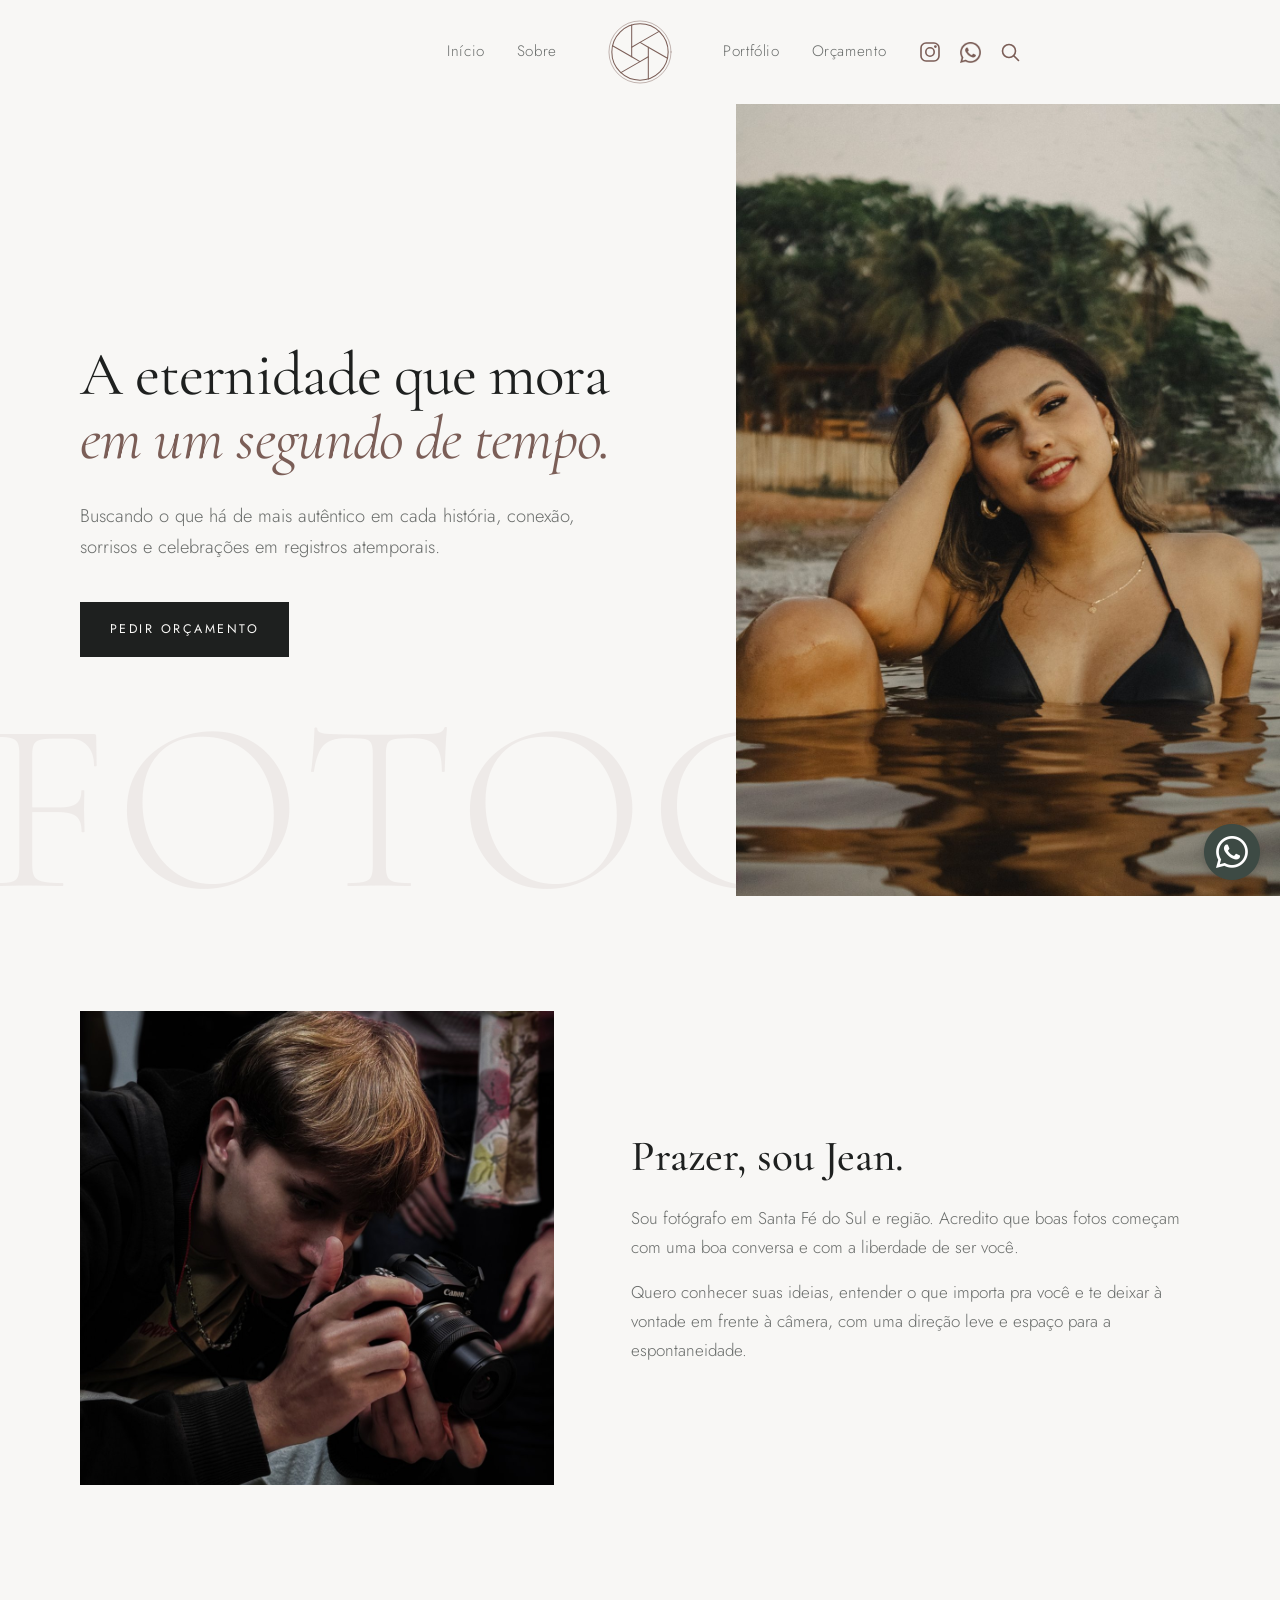
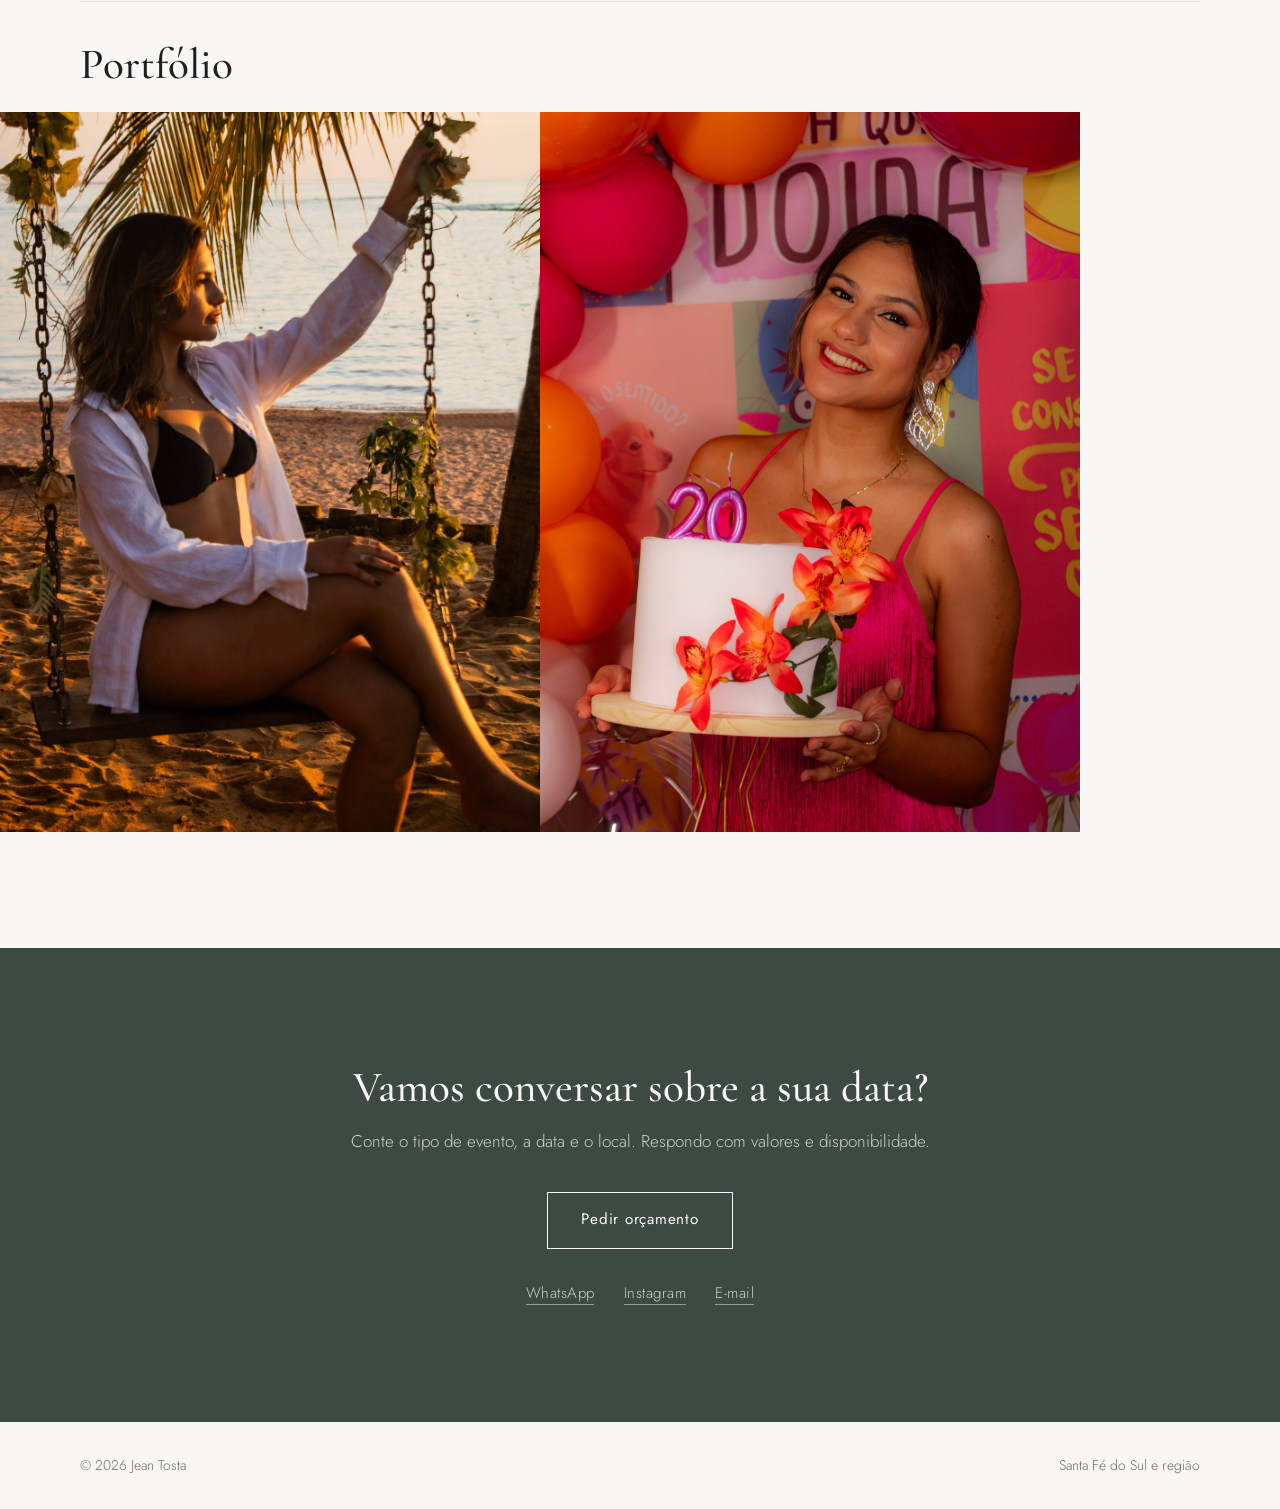
<file: index.html>
<!DOCTYPE html>
<html lang="pt-BR">
<head>
  <meta charset="UTF-8">
  <meta name="viewport" content="width=device-width, initial-scale=1">
  <title>Jean Tosta</title>
  <meta name="description" content="Fotografia de aniversários, eventos e famílias em Santa Fé do Sul e região.">
  <link rel="preconnect" href="https://fonts.googleapis.com">
  <link rel="preconnect" href="https://fonts.gstatic.com" crossorigin>
  <link href="https://fonts.googleapis.com/css2?family=Cormorant+Garamond:ital,wght@0,400;0,500;0,600;1,400&family=Jost:wght@300;400&display=swap" rel="stylesheet">
  <link rel="icon" type="image/svg+xml" href="logo.svg">
  <link rel="stylesheet" href="style.css?v=20261004-centered4">
</head>
<body>

  <header class="topo">
    <div class="container">
      <nav class="menu-esq" aria-label="Menu principal">
        <ul class="menu">
            <li><a href="index.html">Início</a></li>
            <li><a href="index.html#sobre">Sobre</a></li>
        </ul>
      </nav>
      <a class="logo" href="index.html" aria-label="Jean Tosta, página inicial">
        <img src="logo.svg" alt="Jean Tosta">
      </a>
      <div class="topo-direita">
        <nav aria-label="Menu secundário">
          <ul class="menu">
            <li><a href="index.html#portfolio">Portfólio</a></li>
            <li><a href="orcamento.html">Orçamento</a></li>
          </ul>
        </nav>
        <div class="icones">
          <a href="https://instagram.com/jeantosta_" aria-label="Instagram">
            <svg viewBox="0 0 24 24" fill="none" stroke="currentColor" stroke-width="1.6" stroke-linecap="round" stroke-linejoin="round" aria-hidden="true"><rect x="3" y="3" width="18" height="18" rx="5"/><circle cx="12" cy="12" r="4.2"/><circle cx="17.4" cy="6.6" r="0.6" fill="currentColor"/></svg>
          </a>
          <a href="https://wa.me/5517992645411" aria-label="WhatsApp">
            <img class="whatsapp-icone" src="img/whatsapp-topo.png" width="56" height="56" alt="" aria-hidden="true">
          </a>
          <details class="busca">
            <summary aria-label="Pesquisar">
              <svg viewBox="0 0 24 24" fill="none" stroke="currentColor" stroke-width="1.6" stroke-linecap="round" aria-hidden="true"><circle cx="11" cy="11" r="6.5"/><path d="M16 16l4.5 4.5"/></svg>
            </summary>
            <form action="https://www.google.com/search" method="get" role="search">
              <input type="hidden" name="as_sitesearch" value="SEUDOMINIO.com.br">
              <input type="search" name="q" placeholder="Pesquisar no site" aria-label="Pesquisar no site">
            </form>
          </details>
        </div>
      </div>
    </div>
  </header>

  <main>

    <!-- INÍCIO -->
    <section class="hero" id="inicio">
      <div class="hero-texto">
        <h1>A eternidade que mora <em>em um segundo de tempo.</em></h1>
        <p class="lead">Buscando o que há de mais autêntico em cada história, conexão,  sorrisos e celebrações em registros atemporais.</p>
        <div class="botoes">
          <a class="botao cheio" href="#contato" data-rolar="contato">Pedir orçamento</a>
        </div>
      </div>
      <!-- Foto de destaque: para trocar, mude o arquivo em background-image -->
      <div class="foto hero-foto" style="background-image:url('img/ensaios/giovanna/IMG_0049.jpg')" role="img" aria-label="Giovanna, ensaio fotográfico"></div>
    </section>

    <!-- SOBRE -->
    <section class="sobre" id="sobre">
      <div class="container">
        <div class="foto r-quadrado" style="background-image:url('img/sobre.jpg');background-position:center 30%" role="img" aria-label="Jean Tosta fotografando"></div>
        <div>
          <h2>Prazer, sou Jean.</h2>
          <p>Sou fotógrafo em Santa Fé do Sul e região. Acredito que boas fotos começam com uma boa conversa e com a liberdade de ser você.</p>
          <p>Quero conhecer suas ideias, entender o que importa pra você e te deixar à vontade em frente à câmera, com uma direção leve e espaço para a espontaneidade.</p>
        </div>
      </div>
    </section>

<!-- PORTFÓLIO -->
    <section id="portfolio">
      <div class="container">
        <h2>Portfólio</h2>
      </div>
      <div class="categorias">
          <a class="tile" href="ensaios.html">
            <div class="foto r-retrato" style="background-image:url('img/ensaios/giovanna/IMG_9878.jpg')" role="img" aria-label="Ensaios"></div>
            <span class="rotulo">Ensaios</span>
          </a>
          <a class="tile" href="aniversarios.html">
            <div class="foto r-retrato" style="background-image:url('img/aniversarios/giovanna-20-anos/IMG_1004.jpg');background-position:center 30%" role="img" aria-label="Aniversários"></div>
            <span class="rotulo">Aniversários</span>
          </a>
        </div>
    </section>

    <!-- CONTATO -->
    <section class="contato" id="contato">
      <div class="container">
        <h2>Vamos conversar sobre a sua data?</h2>
        <p>Conte o tipo de evento, a data e o local. Respondo com valores e disponibilidade.</p>
        <a class="botao" href="orcamento.html">Pedir orçamento</a>
        <p class="redes">
          <a href="https://wa.me/5517992645411">WhatsApp</a>
          <a href="https://instagram.com/jeantosta_">Instagram</a>
          <a href="mailto:lucasjean2605@gmail.com">E-mail</a>
        </p>
      </div>
    </section>

  </main>

  <footer class="rodape">
    <div class="container">
      <span>© 2026 Jean Tosta</span>
      <span>Santa Fé do Sul e região</span>
    </div>
  </footer>

  <a class="whats-flutuante" href="https://wa.me/5517992645411?text=Ol%C3%A1!%20Vi%20seu%20site%20e%20quero%20um%20or%C3%A7amento." aria-label="Conversar no WhatsApp">
    <img class="whatsapp-icone" src="img/whatsapp-flutuante.png" width="56" height="56" alt="" aria-hidden="true">
  </a>

  <script src="script.js"></script>
</body>
</html>
</file>
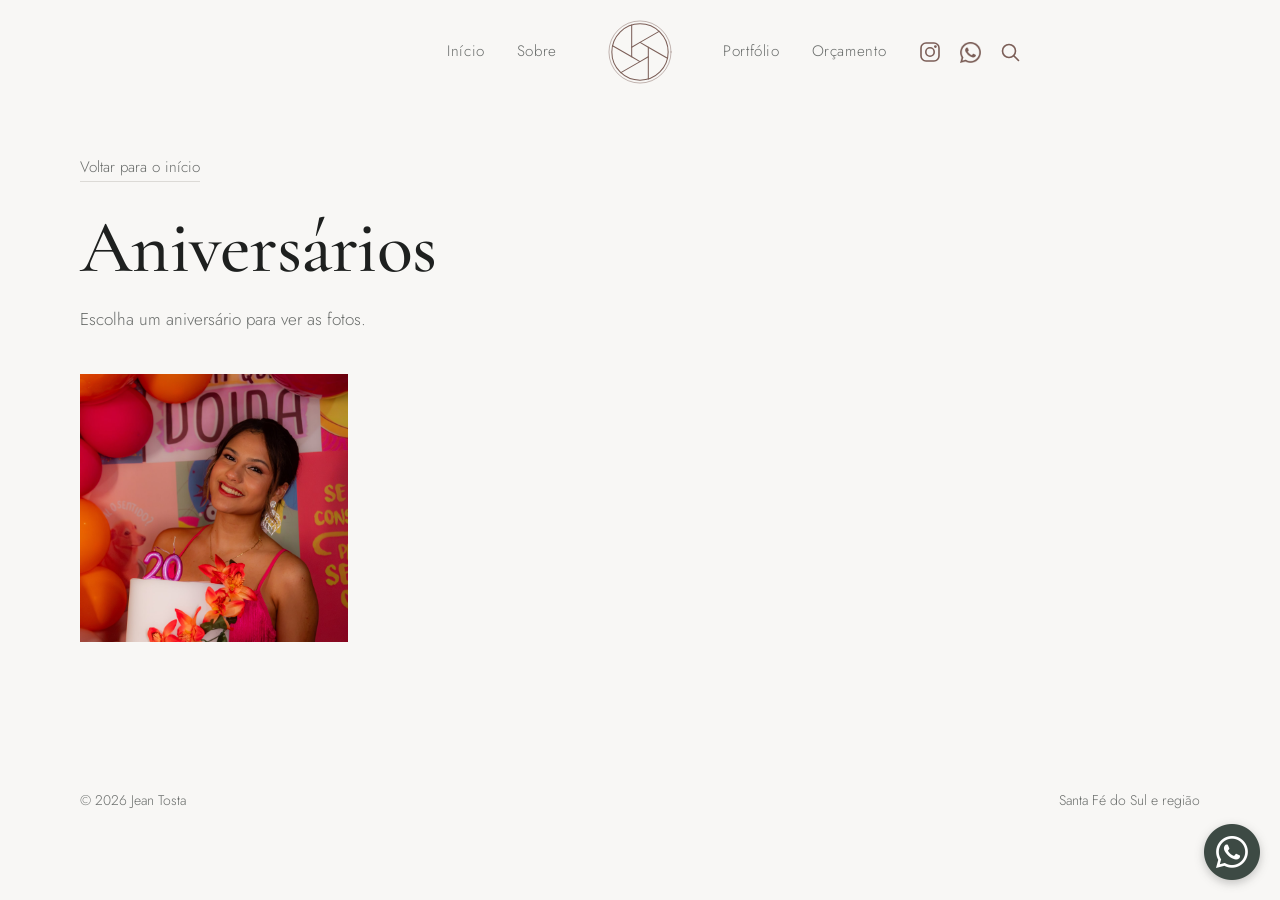
<file: aniversarios.html>
<!DOCTYPE html>
<html lang="pt-BR">
<head>
  <meta charset="UTF-8">
  <meta name="viewport" content="width=device-width, initial-scale=1">
  <title>Aniversários - Jean Tosta</title>
  <link rel="preconnect" href="https://fonts.googleapis.com">
  <link rel="preconnect" href="https://fonts.gstatic.com" crossorigin>
  <link href="https://fonts.googleapis.com/css2?family=Cormorant+Garamond:ital,wght@0,400;0,500;0,600;1,400&family=Jost:wght@300;400&display=swap" rel="stylesheet">
  <link rel="icon" type="image/svg+xml" href="logo.svg">
  <link rel="stylesheet" href="style.css?v=20261004-centered4">
</head>
<body>

  <header class="topo">
    <div class="container">
      <nav class="menu-esq" aria-label="Menu principal">
        <ul class="menu">
            <li><a href="index.html">Início</a></li>
            <li><a href="index.html#sobre">Sobre</a></li>
        </ul>
      </nav>
      <a class="logo" href="index.html" aria-label="Jean Tosta, página inicial">
        <img src="logo.svg" alt="Jean Tosta">
      </a>
      <div class="topo-direita">
        <nav aria-label="Menu secundário">
          <ul class="menu">
            <li><a href="index.html#portfolio">Portfólio</a></li>
            <li><a href="orcamento.html">Orçamento</a></li>
          </ul>
        </nav>
        <div class="icones">
          <a href="https://instagram.com/jeantosta_" aria-label="Instagram">
            <svg viewBox="0 0 24 24" fill="none" stroke="currentColor" stroke-width="1.6" stroke-linecap="round" stroke-linejoin="round" aria-hidden="true"><rect x="3" y="3" width="18" height="18" rx="5"/><circle cx="12" cy="12" r="4.2"/><circle cx="17.4" cy="6.6" r="0.6" fill="currentColor"/></svg>
          </a>
          <a href="https://wa.me/5517992645411" aria-label="WhatsApp">
            <img class="whatsapp-icone" src="img/whatsapp-topo.png" width="56" height="56" alt="" aria-hidden="true">
          </a>
          <details class="busca">
            <summary aria-label="Pesquisar">
              <svg viewBox="0 0 24 24" fill="none" stroke="currentColor" stroke-width="1.6" stroke-linecap="round" aria-hidden="true"><circle cx="11" cy="11" r="6.5"/><path d="M16 16l4.5 4.5"/></svg>
            </summary>
            <form action="https://www.google.com/search" method="get" role="search">
              <input type="hidden" name="as_sitesearch" value="SEUDOMINIO.com.br">
              <input type="search" name="q" placeholder="Pesquisar no site" aria-label="Pesquisar no site">
            </form>
          </details>
        </div>
      </div>
    </div>
  </header>

  <main>
    <section class="pagina">
      <div class="container">
        <a class="voltar" href="index.html">Voltar para o início</a>
        <h1>Aniversários</h1>
        <p class="intro">Escolha um aniversário para ver as fotos.</p>
        <div class="galeria">
          <a class="tile" href="eventos/giovanna-20-anos.html">
            <div class="foto r-retrato" style="background-image:url('img/aniversarios/giovanna-20-anos/IMG_1004.jpg');background-position:center 15%" role="img" aria-label="Giovanna 20 Anos"></div>
            <span class="rotulo">Giovanna 20 Anos</span>
          </a>
        </div>
      </div>
    </section>
  </main>

  <footer class="rodape">
    <div class="container">
      <span>© 2026 Jean Tosta</span>
      <span>Santa Fé do Sul e região</span>
    </div>
  </footer>

  <a class="whats-flutuante" href="https://wa.me/5517992645411?text=Ol%C3%A1!%20Vi%20seu%20site%20e%20quero%20um%20or%C3%A7amento." aria-label="Conversar no WhatsApp">
    <img class="whatsapp-icone" src="img/whatsapp-flutuante.png" width="56" height="56" alt="" aria-hidden="true">
  </a>

  <script src="script.js"></script>
</body>
</html>
</file>
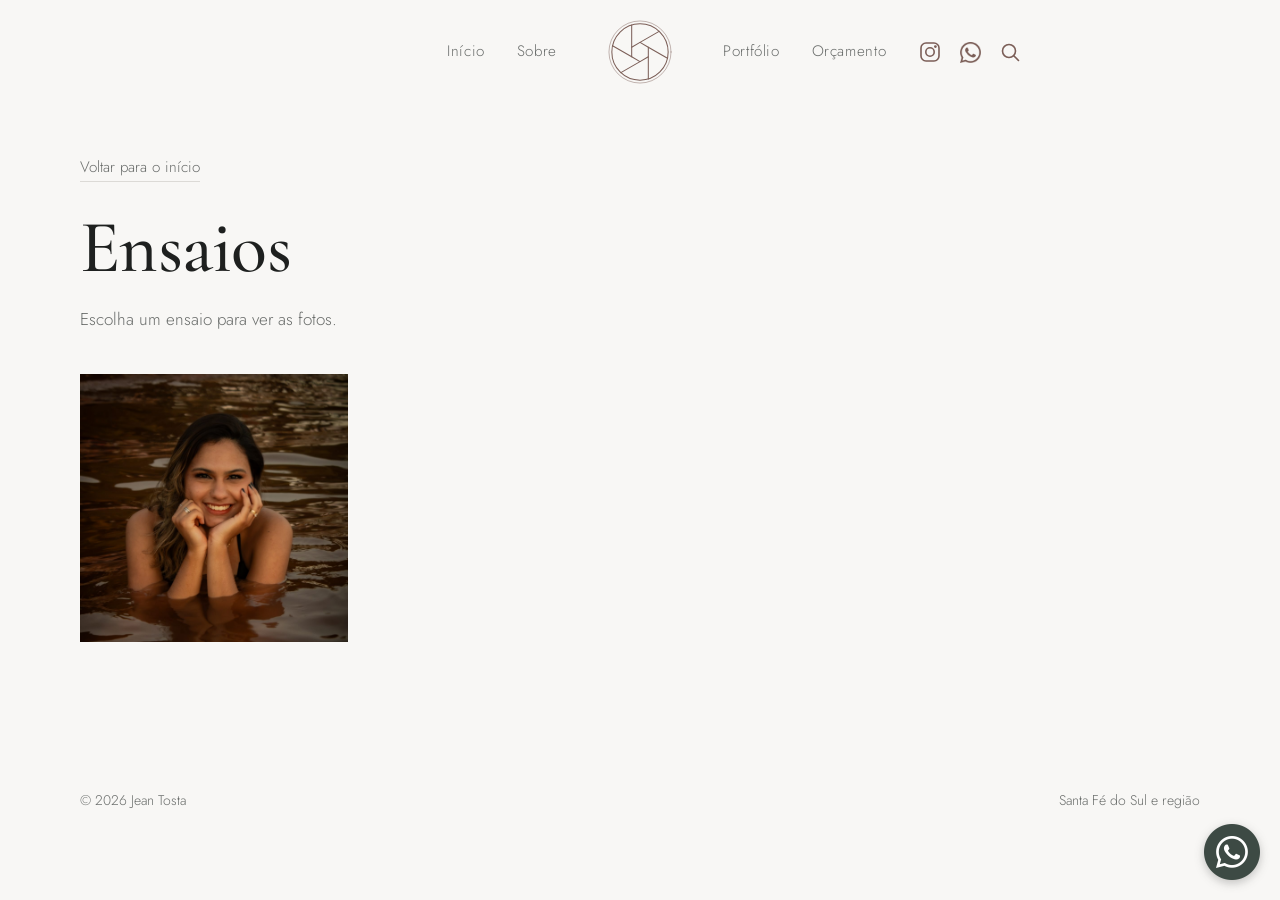
<file: ensaios.html>
<!DOCTYPE html>
<html lang="pt-BR">
<head>
  <meta charset="UTF-8">
  <meta name="viewport" content="width=device-width, initial-scale=1">
  <title>Ensaios - Jean Tosta</title>
  <link rel="preconnect" href="https://fonts.googleapis.com">
  <link rel="preconnect" href="https://fonts.gstatic.com" crossorigin>
  <link href="https://fonts.googleapis.com/css2?family=Cormorant+Garamond:ital,wght@0,400;0,500;0,600;1,400&family=Jost:wght@300;400&display=swap" rel="stylesheet">
  <link rel="icon" type="image/svg+xml" href="logo.svg">
  <link rel="stylesheet" href="style.css?v=20261004-centered4">
</head>
<body>

  <header class="topo">
    <div class="container">
      <nav class="menu-esq" aria-label="Menu principal">
        <ul class="menu">
            <li><a href="index.html">Início</a></li>
            <li><a href="index.html#sobre">Sobre</a></li>
        </ul>
      </nav>
      <a class="logo" href="index.html" aria-label="Jean Tosta, página inicial">
        <img src="logo.svg" alt="Jean Tosta">
      </a>
      <div class="topo-direita">
        <nav aria-label="Menu secundário">
          <ul class="menu">
            <li><a href="index.html#portfolio">Portfólio</a></li>
            <li><a href="orcamento.html">Orçamento</a></li>
          </ul>
        </nav>
        <div class="icones">
          <a href="https://instagram.com/jeantosta_" aria-label="Instagram">
            <svg viewBox="0 0 24 24" fill="none" stroke="currentColor" stroke-width="1.6" stroke-linecap="round" stroke-linejoin="round" aria-hidden="true"><rect x="3" y="3" width="18" height="18" rx="5"/><circle cx="12" cy="12" r="4.2"/><circle cx="17.4" cy="6.6" r="0.6" fill="currentColor"/></svg>
          </a>
          <a href="https://wa.me/5517992645411" aria-label="WhatsApp">
            <img class="whatsapp-icone" src="img/whatsapp-topo.png" width="56" height="56" alt="" aria-hidden="true">
          </a>
          <details class="busca">
            <summary aria-label="Pesquisar">
              <svg viewBox="0 0 24 24" fill="none" stroke="currentColor" stroke-width="1.6" stroke-linecap="round" aria-hidden="true"><circle cx="11" cy="11" r="6.5"/><path d="M16 16l4.5 4.5"/></svg>
            </summary>
            <form action="https://www.google.com/search" method="get" role="search">
              <input type="hidden" name="as_sitesearch" value="SEUDOMINIO.com.br">
              <input type="search" name="q" placeholder="Pesquisar no site" aria-label="Pesquisar no site">
            </form>
          </details>
        </div>
      </div>
    </div>
  </header>

  <main>
    <section class="pagina">
      <div class="container">
        <a class="voltar" href="index.html">Voltar para o início</a>
        <h1>Ensaios</h1>
        <p class="intro">Escolha um ensaio para ver as fotos.</p>
        <div class="galeria">
          <a class="tile" href="eventos/giovanna.html">
            <div class="foto r-retrato" style="background-image:url('img/ensaios/giovanna/IMG_0023.jpg');background-position:center 25%" role="img" aria-label="Giovanna"></div>
            <span class="rotulo">Giovanna</span>
          </a>
        </div>
      </div>
    </section>
  </main>

  <footer class="rodape">
    <div class="container">
      <span>© 2026 Jean Tosta</span>
      <span>Santa Fé do Sul e região</span>
    </div>
  </footer>

  <a class="whats-flutuante" href="https://wa.me/5517992645411?text=Ol%C3%A1!%20Vi%20seu%20site%20e%20quero%20um%20or%C3%A7amento." aria-label="Conversar no WhatsApp">
    <img class="whatsapp-icone" src="img/whatsapp-flutuante.png" width="56" height="56" alt="" aria-hidden="true">
  </a>

  <script src="script.js"></script>
</body>
</html>
</file>
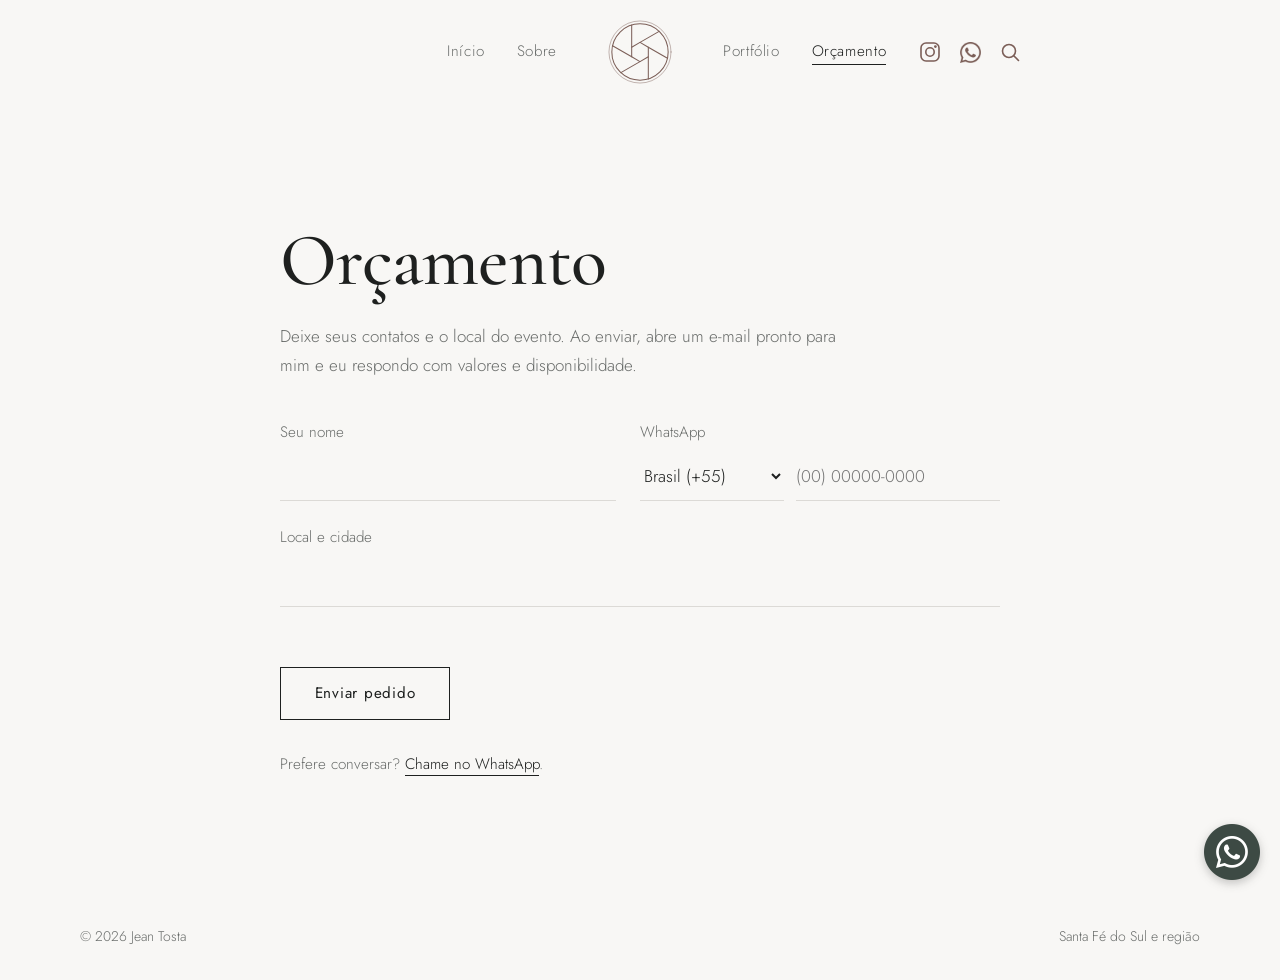
<file: orcamento.html>
<!DOCTYPE html>
<html lang="pt-BR">
<head>
  <meta charset="UTF-8">
  <meta name="viewport" content="width=device-width, initial-scale=1">
  <title>Orçamento - Jean Tosta</title>
  <link rel="preconnect" href="https://fonts.googleapis.com">
  <link rel="preconnect" href="https://fonts.gstatic.com" crossorigin>
  <link href="https://fonts.googleapis.com/css2?family=Cormorant+Garamond:ital,wght@0,400;0,500;0,600;1,400&family=Jost:wght@300;400&display=swap" rel="stylesheet">
  <link rel="icon" type="image/svg+xml" href="logo.svg">
  <link rel="stylesheet" href="style.css?v=20261004-label3">
</head>
<body>

  <header class="topo">
    <div class="container">
      <nav class="menu-esq" aria-label="Menu principal">
        <ul class="menu">
            <li><a href="index.html">Início</a></li>
            <li><a href="index.html#sobre">Sobre</a></li>
        </ul>
      </nav>
      <a class="logo" href="index.html" aria-label="Jean Tosta, página inicial">
        <img src="logo.svg" alt="Jean Tosta">
      </a>
      <div class="topo-direita">
        <nav aria-label="Menu secundário">
          <ul class="menu">
            <li><a href="index.html#portfolio">Portfólio</a></li>
            <li><a href="orcamento.html" aria-current="page">Orçamento</a></li>
          </ul>
        </nav>
        <div class="icones">
          <a href="https://instagram.com/jeantosta_" aria-label="Instagram">
            <svg viewBox="0 0 24 24" fill="none" stroke="currentColor" stroke-width="1.6" stroke-linecap="round" stroke-linejoin="round" aria-hidden="true"><rect x="3" y="3" width="18" height="18" rx="5"/><circle cx="12" cy="12" r="4.2"/><circle cx="17.4" cy="6.6" r="0.6" fill="currentColor"/></svg>
          </a>
          <a href="https://wa.me/5517992645411" aria-label="WhatsApp">
            <img class="whatsapp-icone" src="img/whatsapp-topo.png" width="56" height="56" alt="" aria-hidden="true">
          </a>
          <details class="busca">
            <summary aria-label="Pesquisar">
              <svg viewBox="0 0 24 24" fill="none" stroke="currentColor" stroke-width="1.6" stroke-linecap="round" aria-hidden="true"><circle cx="11" cy="11" r="6.5"/><path d="M16 16l4.5 4.5"/></svg>
            </summary>
            <form action="https://www.google.com/search" method="get" role="search">
              <input type="hidden" name="as_sitesearch" value="SEUDOMINIO.com.br">
              <input type="search" name="q" placeholder="Pesquisar no site" aria-label="Pesquisar no site">
            </form>
          </details>
        </div>
      </div>
    </div>
  </header>

  <main>
    <section class="orcamento">
      <div class="container">
        <h1>Orçamento</h1>
        <p style="margin-top:1.25rem">Deixe seus contatos e o local do evento. Ao enviar, abre um e-mail pronto para mim e eu respondo com valores e disponibilidade.</p>

        <!-- Troque o e-mail abaixo pelo seu -->
        <form action="mailto:lucasjean2605@gmail.com" data-email="lucasjean2605@gmail.com">
          <div class="duas">
            <div class="campo">
              <label for="nome">Seu nome</label>
              <input type="text" id="nome" name="Nome" autocomplete="name" required>
            </div>
            <div class="campo">
              <label for="telefone">WhatsApp</label>
              <div class="telefone-grupo">
                <select id="ddi" name="DDI" aria-label="País (código de discagem)" autocomplete="tel-country-code">
                  <option value="+93">Afeganistão (+93)</option>
                  <option value="+27">África do Sul (+27)</option>
                  <option value="+355">Albânia (+355)</option>
                  <option value="+49">Alemanha (+49)</option>
                  <option value="+376">Andorra (+376)</option>
                  <option value="+244">Angola (+244)</option>
                  <option value="+1264">Anguilla (+1264)</option>
                  <option value="+1268">Antígua e Barbuda (+1268)</option>
                  <option value="+966">Arábia Saudita (+966)</option>
                  <option value="+213">Argélia (+213)</option>
                  <option value="+54">Argentina (+54)</option>
                  <option value="+374">Armênia (+374)</option>
                  <option value="+297">Aruba (+297)</option>
                  <option value="+61">Austrália (+61)</option>
                  <option value="+43">Áustria (+43)</option>
                  <option value="+994">Azerbaijão (+994)</option>
                  <option value="+1242">Bahamas (+1242)</option>
                  <option value="+973">Bahrein (+973)</option>
                  <option value="+880">Bangladesh (+880)</option>
                  <option value="+1246">Barbados (+1246)</option>
                  <option value="+32">Bélgica (+32)</option>
                  <option value="+501">Belize (+501)</option>
                  <option value="+229">Benin (+229)</option>
                  <option value="+1441">Bermudas (+1441)</option>
                  <option value="+375">Bielorrússia (+375)</option>
                  <option value="+591">Bolívia (+591)</option>
                  <option value="+387">Bósnia e Herzegovina (+387)</option>
                  <option value="+267">Botsuana (+267)</option>
                  <option value="+55" selected>Brasil (+55)</option>
                  <option value="+673">Brunei (+673)</option>
                  <option value="+359">Bulgária (+359)</option>
                  <option value="+226">Burkina Faso (+226)</option>
                  <option value="+257">Burundi (+257)</option>
                  <option value="+975">Butão (+975)</option>
                  <option value="+238">Cabo Verde (+238)</option>
                  <option value="+237">Camarões (+237)</option>
                  <option value="+855">Camboja (+855)</option>
                  <option value="+1">Canadá (+1)</option>
                  <option value="+974">Catar (+974)</option>
                  <option value="+7">Cazaquistão (+7)</option>
                  <option value="+235">Chade (+235)</option>
                  <option value="+56">Chile (+56)</option>
                  <option value="+86">China (+86)</option>
                  <option value="+357">Chipre (+357)</option>
                  <option value="+57">Colômbia (+57)</option>
                  <option value="+269">Comores (+269)</option>
                  <option value="+243">Congo (Rep. Dem.) (+243)</option>
                  <option value="+242">Congo (Rep.) (+242)</option>
                  <option value="+850">Coreia do Norte (+850)</option>
                  <option value="+82">Coreia do Sul (+82)</option>
                  <option value="+225">Costa do Marfim (+225)</option>
                  <option value="+506">Costa Rica (+506)</option>
                  <option value="+385">Croácia (+385)</option>
                  <option value="+53">Cuba (+53)</option>
                  <option value="+599">Curaçao (+599)</option>
                  <option value="+45">Dinamarca (+45)</option>
                  <option value="+253">Djibuti (+253)</option>
                  <option value="+1767">Dominica (+1767)</option>
                  <option value="+20">Egito (+20)</option>
                  <option value="+503">El Salvador (+503)</option>
                  <option value="+971">Emirados Árabes Unidos (+971)</option>
                  <option value="+593">Equador (+593)</option>
                  <option value="+291">Eritreia (+291)</option>
                  <option value="+421">Eslováquia (+421)</option>
                  <option value="+386">Eslovênia (+386)</option>
                  <option value="+34">Espanha (+34)</option>
                  <option value="+268">Essuatíni (+268)</option>
                  <option value="+1">Estados Unidos (+1)</option>
                  <option value="+372">Estônia (+372)</option>
                  <option value="+251">Etiópia (+251)</option>
                  <option value="+679">Fiji (+679)</option>
                  <option value="+63">Filipinas (+63)</option>
                  <option value="+358">Finlândia (+358)</option>
                  <option value="+33">França (+33)</option>
                  <option value="+241">Gabão (+241)</option>
                  <option value="+220">Gâmbia (+220)</option>
                  <option value="+233">Gana (+233)</option>
                  <option value="+995">Geórgia (+995)</option>
                  <option value="+350">Gibraltar (+350)</option>
                  <option value="+1473">Granada (+1473)</option>
                  <option value="+30">Grécia (+30)</option>
                  <option value="+299">Groenlândia (+299)</option>
                  <option value="+590">Guadalupe (+590)</option>
                  <option value="+1671">Guam (+1671)</option>
                  <option value="+502">Guatemala (+502)</option>
                  <option value="+592">Guiana (+592)</option>
                  <option value="+594">Guiana Francesa (+594)</option>
                  <option value="+224">Guiné (+224)</option>
                  <option value="+240">Guiné Equatorial (+240)</option>
                  <option value="+245">Guiné-Bissau (+245)</option>
                  <option value="+509">Haiti (+509)</option>
                  <option value="+31">Holanda (+31)</option>
                  <option value="+504">Honduras (+504)</option>
                  <option value="+852">Hong Kong (+852)</option>
                  <option value="+36">Hungria (+36)</option>
                  <option value="+967">Iêmen (+967)</option>
                  <option value="+1345">Ilhas Cayman (+1345)</option>
                  <option value="+682">Ilhas Cook (+682)</option>
                  <option value="+298">Ilhas Faroé (+298)</option>
                  <option value="+960">Ilhas Maldivas (+960)</option>
                  <option value="+692">Ilhas Marshall (+692)</option>
                  <option value="+677">Ilhas Salomão (+677)</option>
                  <option value="+1340">Ilhas Virgens Americanas (+1340)</option>
                  <option value="+1284">Ilhas Virgens Britânicas (+1284)</option>
                  <option value="+91">Índia (+91)</option>
                  <option value="+62">Indonésia (+62)</option>
                  <option value="+98">Irã (+98)</option>
                  <option value="+964">Iraque (+964)</option>
                  <option value="+353">Irlanda (+353)</option>
                  <option value="+354">Islândia (+354)</option>
                  <option value="+972">Israel (+972)</option>
                  <option value="+39">Itália (+39)</option>
                  <option value="+1876">Jamaica (+1876)</option>
                  <option value="+81">Japão (+81)</option>
                  <option value="+962">Jordânia (+962)</option>
                  <option value="+686">Kiribati (+686)</option>
                  <option value="+383">Kosovo (+383)</option>
                  <option value="+965">Kuwait (+965)</option>
                  <option value="+856">Laos (+856)</option>
                  <option value="+266">Lesoto (+266)</option>
                  <option value="+371">Letônia (+371)</option>
                  <option value="+961">Líbano (+961)</option>
                  <option value="+231">Libéria (+231)</option>
                  <option value="+218">Líbia (+218)</option>
                  <option value="+423">Liechtenstein (+423)</option>
                  <option value="+370">Lituânia (+370)</option>
                  <option value="+352">Luxemburgo (+352)</option>
                  <option value="+853">Macau (+853)</option>
                  <option value="+389">Macedônia do Norte (+389)</option>
                  <option value="+261">Madagascar (+261)</option>
                  <option value="+60">Malásia (+60)</option>
                  <option value="+265">Malaui (+265)</option>
                  <option value="+223">Mali (+223)</option>
                  <option value="+356">Malta (+356)</option>
                  <option value="+212">Marrocos (+212)</option>
                  <option value="+596">Martinica (+596)</option>
                  <option value="+230">Maurício (+230)</option>
                  <option value="+222">Mauritânia (+222)</option>
                  <option value="+52">México (+52)</option>
                  <option value="+95">Mianmar (+95)</option>
                  <option value="+691">Micronésia (+691)</option>
                  <option value="+258">Moçambique (+258)</option>
                  <option value="+373">Moldávia (+373)</option>
                  <option value="+377">Mônaco (+377)</option>
                  <option value="+976">Mongólia (+976)</option>
                  <option value="+382">Montenegro (+382)</option>
                  <option value="+1664">Montserrat (+1664)</option>
                  <option value="+264">Namíbia (+264)</option>
                  <option value="+674">Nauru (+674)</option>
                  <option value="+977">Nepal (+977)</option>
                  <option value="+505">Nicarágua (+505)</option>
                  <option value="+227">Níger (+227)</option>
                  <option value="+234">Nigéria (+234)</option>
                  <option value="+47">Noruega (+47)</option>
                  <option value="+687">Nova Caledônia (+687)</option>
                  <option value="+64">Nova Zelândia (+64)</option>
                  <option value="+968">Omã (+968)</option>
                  <option value="+680">Palau (+680)</option>
                  <option value="+970">Palestina (+970)</option>
                  <option value="+507">Panamá (+507)</option>
                  <option value="+675">Papua-Nova Guiné (+675)</option>
                  <option value="+92">Paquistão (+92)</option>
                  <option value="+595">Paraguai (+595)</option>
                  <option value="+51">Peru (+51)</option>
                  <option value="+689">Polinésia Francesa (+689)</option>
                  <option value="+48">Polônia (+48)</option>
                  <option value="+1787">Porto Rico (+1787)</option>
                  <option value="+351">Portugal (+351)</option>
                  <option value="+254">Quênia (+254)</option>
                  <option value="+996">Quirguistão (+996)</option>
                  <option value="+44">Reino Unido (+44)</option>
                  <option value="+236">República Centro-Africana (+236)</option>
                  <option value="+1809">República Dominicana (+1809)</option>
                  <option value="+420">República Tcheca (+420)</option>
                  <option value="+262">Reunião (+262)</option>
                  <option value="+40">Romênia (+40)</option>
                  <option value="+250">Ruanda (+250)</option>
                  <option value="+7">Rússia (+7)</option>
                  <option value="+685">Samoa (+685)</option>
                  <option value="+1684">Samoa Americana (+1684)</option>
                  <option value="+378">San Marino (+378)</option>
                  <option value="+1758">Santa Lúcia (+1758)</option>
                  <option value="+1869">São Cristóvão e Nevis (+1869)</option>
                  <option value="+239">São Tomé e Príncipe (+239)</option>
                  <option value="+1784">São Vicente e Granadinas (+1784)</option>
                  <option value="+221">Senegal (+221)</option>
                  <option value="+232">Serra Leoa (+232)</option>
                  <option value="+381">Sérvia (+381)</option>
                  <option value="+65">Singapura (+65)</option>
                  <option value="+963">Síria (+963)</option>
                  <option value="+252">Somália (+252)</option>
                  <option value="+94">Sri Lanka (+94)</option>
                  <option value="+249">Sudão (+249)</option>
                  <option value="+211">Sudão do Sul (+211)</option>
                  <option value="+46">Suécia (+46)</option>
                  <option value="+41">Suíça (+41)</option>
                  <option value="+597">Suriname (+597)</option>
                  <option value="+992">Tadjiquistão (+992)</option>
                  <option value="+66">Tailândia (+66)</option>
                  <option value="+886">Taiwan (+886)</option>
                  <option value="+255">Tanzânia (+255)</option>
                  <option value="+670">Timor-Leste (+670)</option>
                  <option value="+228">Togo (+228)</option>
                  <option value="+676">Tonga (+676)</option>
                  <option value="+1868">Trinidad e Tobago (+1868)</option>
                  <option value="+216">Tunísia (+216)</option>
                  <option value="+993">Turcomenistão (+993)</option>
                  <option value="+90">Turquia (+90)</option>
                  <option value="+688">Tuvalu (+688)</option>
                  <option value="+380">Ucrânia (+380)</option>
                  <option value="+256">Uganda (+256)</option>
                  <option value="+598">Uruguai (+598)</option>
                  <option value="+998">Uzbequistão (+998)</option>
                  <option value="+678">Vanuatu (+678)</option>
                  <option value="+379">Vaticano (+379)</option>
                  <option value="+58">Venezuela (+58)</option>
                  <option value="+84">Vietnã (+84)</option>
                  <option value="+260">Zâmbia (+260)</option>
                  <option value="+263">Zimbábue (+263)</option>
                </select>
                <input type="tel" id="telefone" name="WhatsApp" inputmode="tel" autocomplete="tel-national" placeholder="(00) 00000-0000" required>
              </div>
            </div>
          </div>

          <div class="campo">
            <label for="local">Local e cidade</label>
            <input type="text" id="local" name="Local" autocomplete="address-level2" required>
          </div>

          <div><button class="botao" type="submit">Enviar pedido</button></div>
        </form>

        <p class="ou">Prefere conversar? <a href="https://wa.me/5517992645411?text=Ol%C3%A1!%20Quero%20um%20or%C3%A7amento%20de%20fotografia.">Chame no WhatsApp</a>.</p>
      </div>
    </section>
  </main>

  <footer class="rodape">
    <div class="container">
      <span>© 2026 Jean Tosta</span>
      <span>Santa Fé do Sul e região</span>
    </div>
  </footer>

  <a class="whats-flutuante" href="https://wa.me/5517992645411?text=Ol%C3%A1!%20Vi%20seu%20site%20e%20quero%20um%20or%C3%A7amento." aria-label="Conversar no WhatsApp">
    <img class="whatsapp-icone" src="img/whatsapp-flutuante.png" width="56" height="56" alt="" aria-hidden="true">
  </a>

  <script src="script.js"></script>
</body>
</html>
</file>
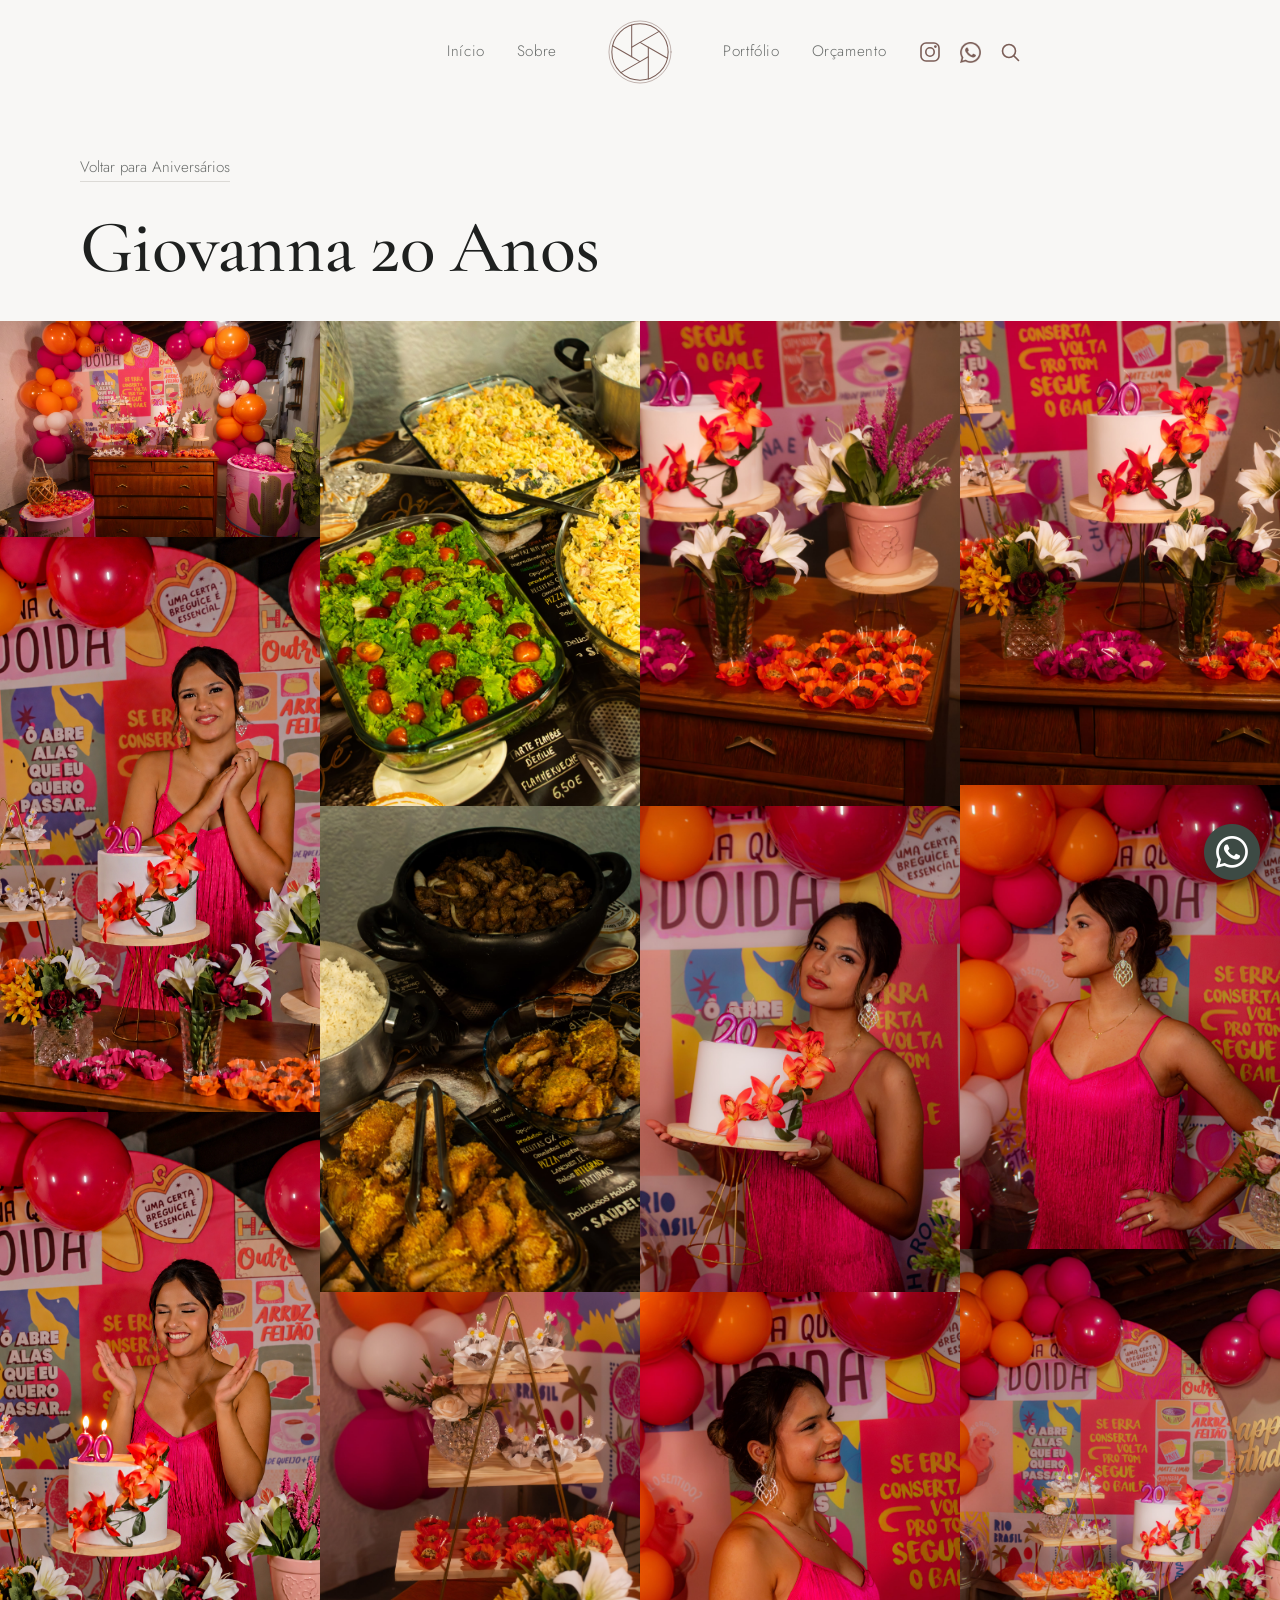
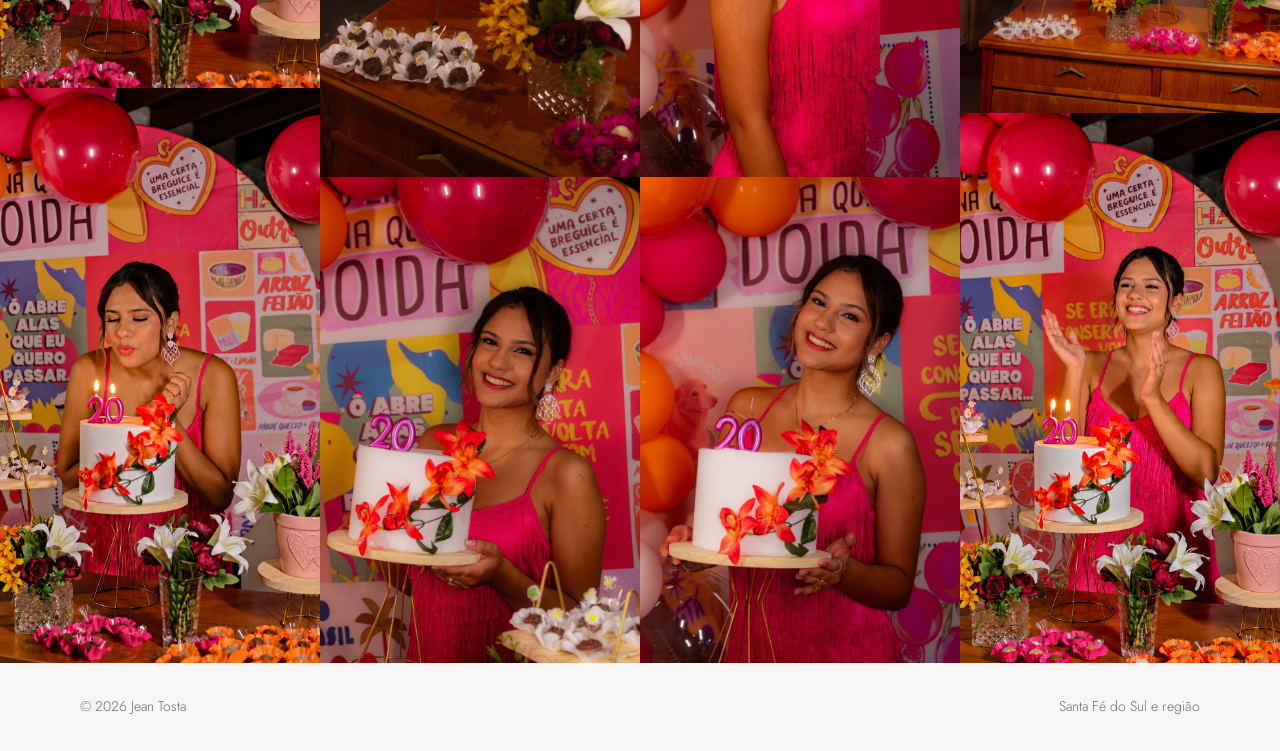
<file: eventos/giovanna-20-anos.html>
<!DOCTYPE html>
<html lang="pt-BR">
<head>
  <meta charset="UTF-8">
  <meta name="viewport" content="width=device-width, initial-scale=1">
  <title>Giovanna 20 Anos - Jean Tosta</title>
  <link rel="preconnect" href="https://fonts.googleapis.com">
  <link rel="preconnect" href="https://fonts.gstatic.com" crossorigin>
  <link href="https://fonts.googleapis.com/css2?family=Cormorant+Garamond:ital,wght@0,400;0,500;0,600;1,400&family=Jost:wght@300;400&display=swap" rel="stylesheet">
  <link rel="icon" type="image/svg+xml" href="../logo.svg">
  <link rel="stylesheet" href="../style.css?v=20261004-label3">
</head>
<body>

  <header class="topo">
    <div class="container">
      <nav class="menu-esq" aria-label="Menu principal">
        <ul class="menu">
            <li><a href="../index.html">Início</a></li>
            <li><a href="../index.html#sobre">Sobre</a></li>
        </ul>
      </nav>
      <a class="logo" href="../index.html" aria-label="Jean Tosta, página inicial">
        <img src="../logo.svg" alt="Jean Tosta">
      </a>
      <div class="topo-direita">
        <nav aria-label="Menu secundário">
          <ul class="menu">
            <li><a href="../index.html#portfolio">Portfólio</a></li>
            <li><a href="../orcamento.html">Orçamento</a></li>
          </ul>
        </nav>
        <div class="icones">
          <a href="https://instagram.com/jeantosta_" aria-label="Instagram">
            <svg viewBox="0 0 24 24" fill="none" stroke="currentColor" stroke-width="1.6" stroke-linecap="round" stroke-linejoin="round" aria-hidden="true"><rect x="3" y="3" width="18" height="18" rx="5"/><circle cx="12" cy="12" r="4.2"/><circle cx="17.4" cy="6.6" r="0.6" fill="currentColor"/></svg>
          </a>
          <a href="https://wa.me/5517992645411" aria-label="WhatsApp">
            <img class="whatsapp-icone" src="../img/whatsapp-topo.png" width="56" height="56" alt="" aria-hidden="true">
          </a>
          <details class="busca">
            <summary aria-label="Pesquisar">
              <svg viewBox="0 0 24 24" fill="none" stroke="currentColor" stroke-width="1.6" stroke-linecap="round" aria-hidden="true"><circle cx="11" cy="11" r="6.5"/><path d="M16 16l4.5 4.5"/></svg>
            </summary>
            <form action="https://www.google.com/search" method="get" role="search">
              <input type="hidden" name="as_sitesearch" value="SEUDOMINIO.com.br">
              <input type="search" name="q" placeholder="Pesquisar no site" aria-label="Pesquisar no site">
            </form>
          </details>
        </div>
      </div>
    </div>
  </header>

  <main>
    <section class="pagina pagina-galeria">
      <div class="container">
        <a class="voltar" href="../aniversarios.html">Voltar para Aniversários</a>
        <h1>Giovanna 20 Anos</h1>
      </div>
      <!-- Para adicionar uma foto: coloque o arquivo em img/aniversarios/giovanna-20-anos/ e copie um dos blocos "figure" abaixo, trocando o nome do arquivo e usando o width e o height reais da foto -->
      <div class="mural">
        <figure class="mural-item">
          <img src="../img/aniversarios/giovanna-20-anos/IMG_0925.jpg" width="1600" height="2400" alt="Giovanna 20 Anos, foto 1" loading="lazy" draggable="false">
        </figure>
        <figure class="mural-item">
          <img src="../img/aniversarios/giovanna-20-anos/IMG_0930.jpg" width="1600" height="2400" alt="Giovanna 20 Anos, foto 2" loading="lazy" draggable="false">
        </figure>
        <figure class="mural-item">
          <img src="../img/aniversarios/giovanna-20-anos/IMG_0931.jpg" width="1600" height="2400" alt="Giovanna 20 Anos, foto 3" loading="lazy" draggable="false">
        </figure>
        <figure class="mural-item">
          <img src="../img/aniversarios/giovanna-20-anos/IMG_0932.jpg" width="1600" height="2400" alt="Giovanna 20 Anos, foto 4" loading="lazy" draggable="false">
        </figure>
        <figure class="mural-item">
          <img src="../img/aniversarios/giovanna-20-anos/IMG_0935.jpg" width="2400" height="1600" alt="Giovanna 20 Anos, foto 5" loading="lazy" draggable="false">
        </figure>
        <figure class="mural-item">
          <img src="../img/aniversarios/giovanna-20-anos/IMG_0936.jpg" width="1600" height="2400" alt="Giovanna 20 Anos, foto 6" loading="lazy" draggable="false">
        </figure>
        <figure class="mural-item">
          <img src="../img/aniversarios/giovanna-20-anos/IMG_0963.jpg" width="1600" height="2400" alt="Giovanna 20 Anos, foto 7" loading="lazy" draggable="false">
        </figure>
        <figure class="mural-item">
          <img src="../img/aniversarios/giovanna-20-anos/IMG_0973.jpg" width="1600" height="2400" alt="Giovanna 20 Anos, foto 8" loading="lazy" draggable="false">
        </figure>
        <figure class="mural-item">
          <img src="../img/aniversarios/giovanna-20-anos/IMG_0994.jpg" width="1600" height="2400" alt="Giovanna 20 Anos, foto 9" loading="lazy" draggable="false">
        </figure>
        <figure class="mural-item">
          <img src="../img/aniversarios/giovanna-20-anos/IMG_0995.jpg" width="1600" height="2400" alt="Giovanna 20 Anos, foto 10" loading="lazy" draggable="false">
        </figure>
        <figure class="mural-item">
          <img src="../img/aniversarios/giovanna-20-anos/IMG_1004.jpg" width="1600" height="2400" alt="Giovanna 20 Anos, foto 11" loading="lazy" draggable="false">
        </figure>
        <figure class="mural-item">
          <img src="../img/aniversarios/giovanna-20-anos/IMG_1324.jpg" width="1600" height="2400" alt="Giovanna 20 Anos, foto 12" loading="lazy" draggable="false">
        </figure>
        <figure class="mural-item">
          <img src="../img/aniversarios/giovanna-20-anos/file_0000000000f8820e91ce898eb5315402.jpg" width="941" height="1672" alt="Giovanna 20 Anos, foto 13" loading="lazy" draggable="false">
        </figure>
        <figure class="mural-item">
          <img src="../img/aniversarios/giovanna-20-anos/file_00000000f418820e96b1ac6f8deab7ac.jpg" width="941" height="1672" alt="Giovanna 20 Anos, foto 14" loading="lazy" draggable="false">
        </figure>
        <figure class="mural-item">
          <img src="../img/aniversarios/giovanna-20-anos/file_000000003aa4820ea7d27813974ab964.jpg" width="941" height="1672" alt="Giovanna 20 Anos, foto 15" loading="lazy" draggable="false">
        </figure>
        <figure class="mural-item">
          <img src="../img/aniversarios/giovanna-20-anos/file_0000000040c0820e8d1c4cb44ea3ed74.jpg" width="941" height="1672" alt="Giovanna 20 Anos, foto 16" loading="lazy" draggable="false">
        </figure>
      </div>
    </section>
  </main>

  <footer class="rodape">
    <div class="container">
      <span>© 2026 Jean Tosta</span>
      <span>Santa Fé do Sul e região</span>
    </div>
  </footer>

  <a class="whats-flutuante" href="https://wa.me/5517992645411?text=Ol%C3%A1!%20Vi%20seu%20site%20e%20quero%20um%20or%C3%A7amento." aria-label="Conversar no WhatsApp">
    <img class="whatsapp-icone" src="../img/whatsapp-flutuante.png" width="56" height="56" alt="" aria-hidden="true">
  </a>

  <script src="../script.js"></script>
  <script src="../galeria.js"></script>
</body>
</html>
</file>
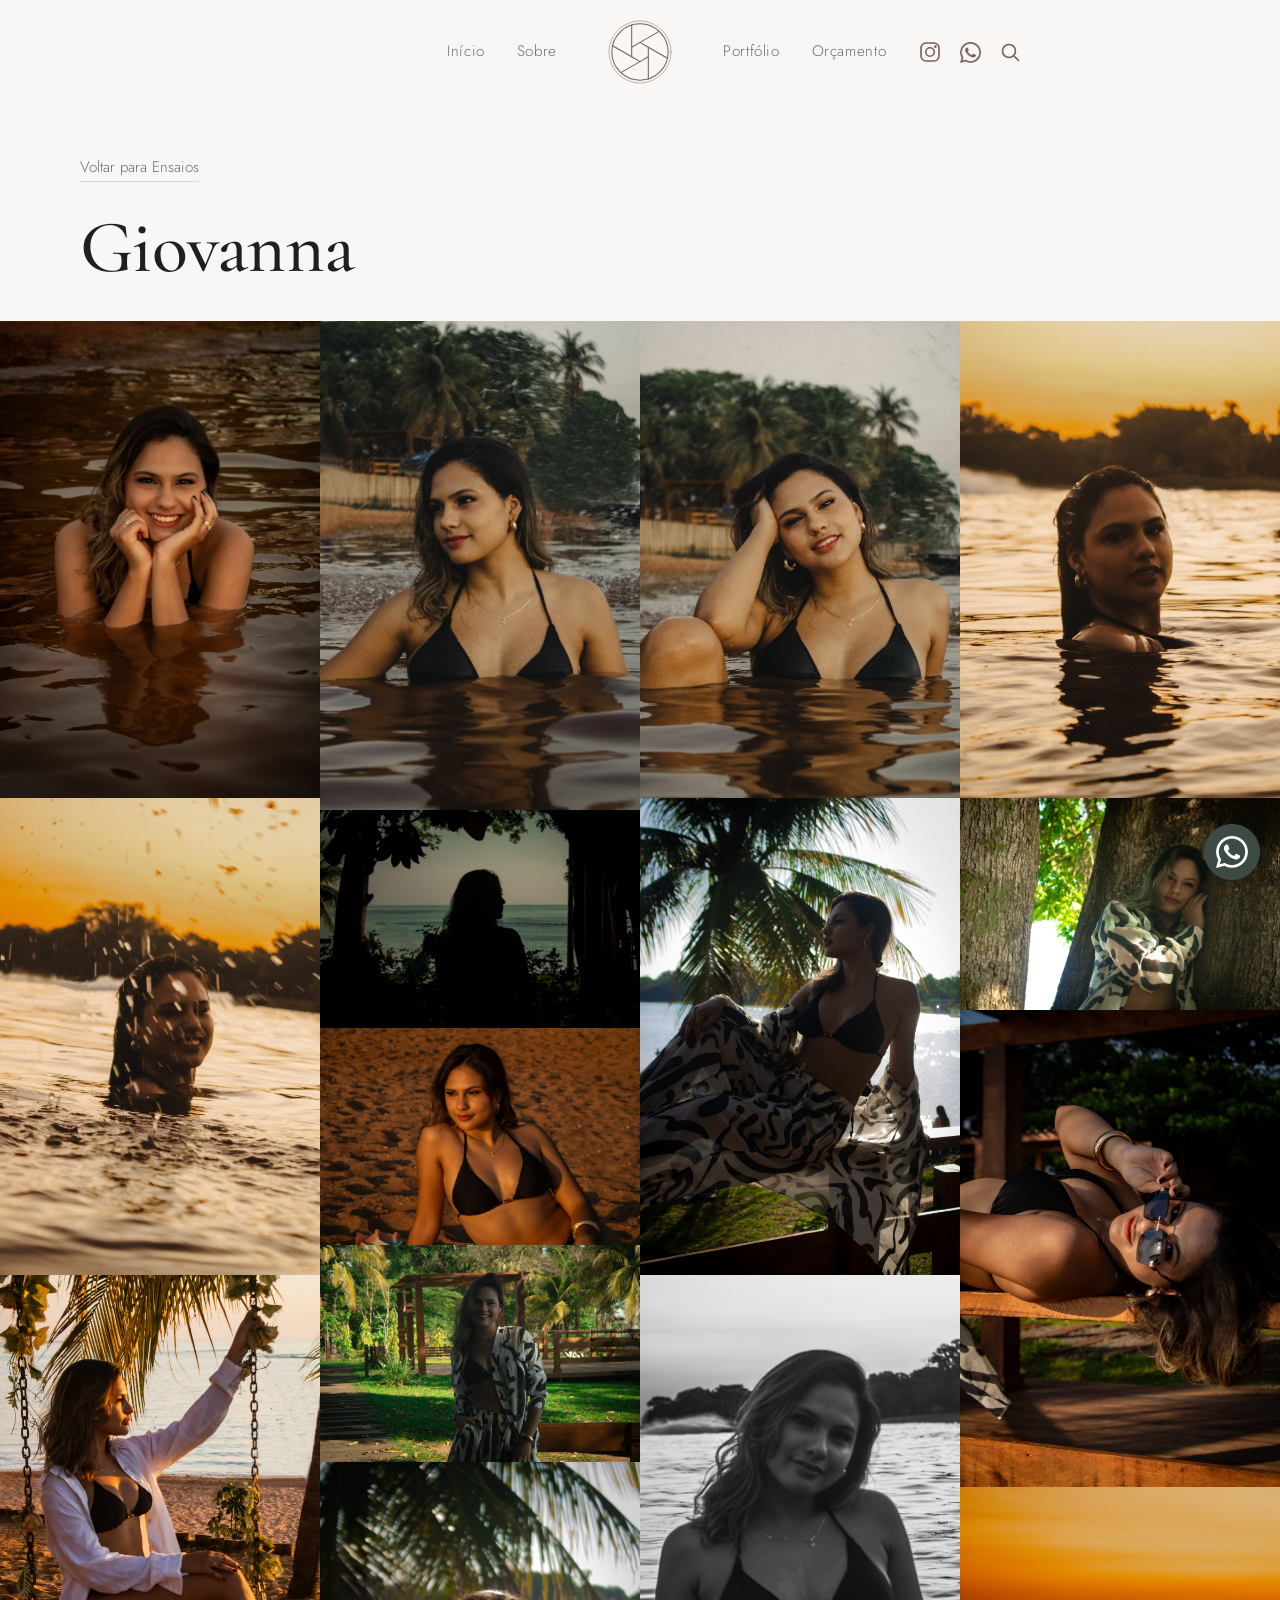
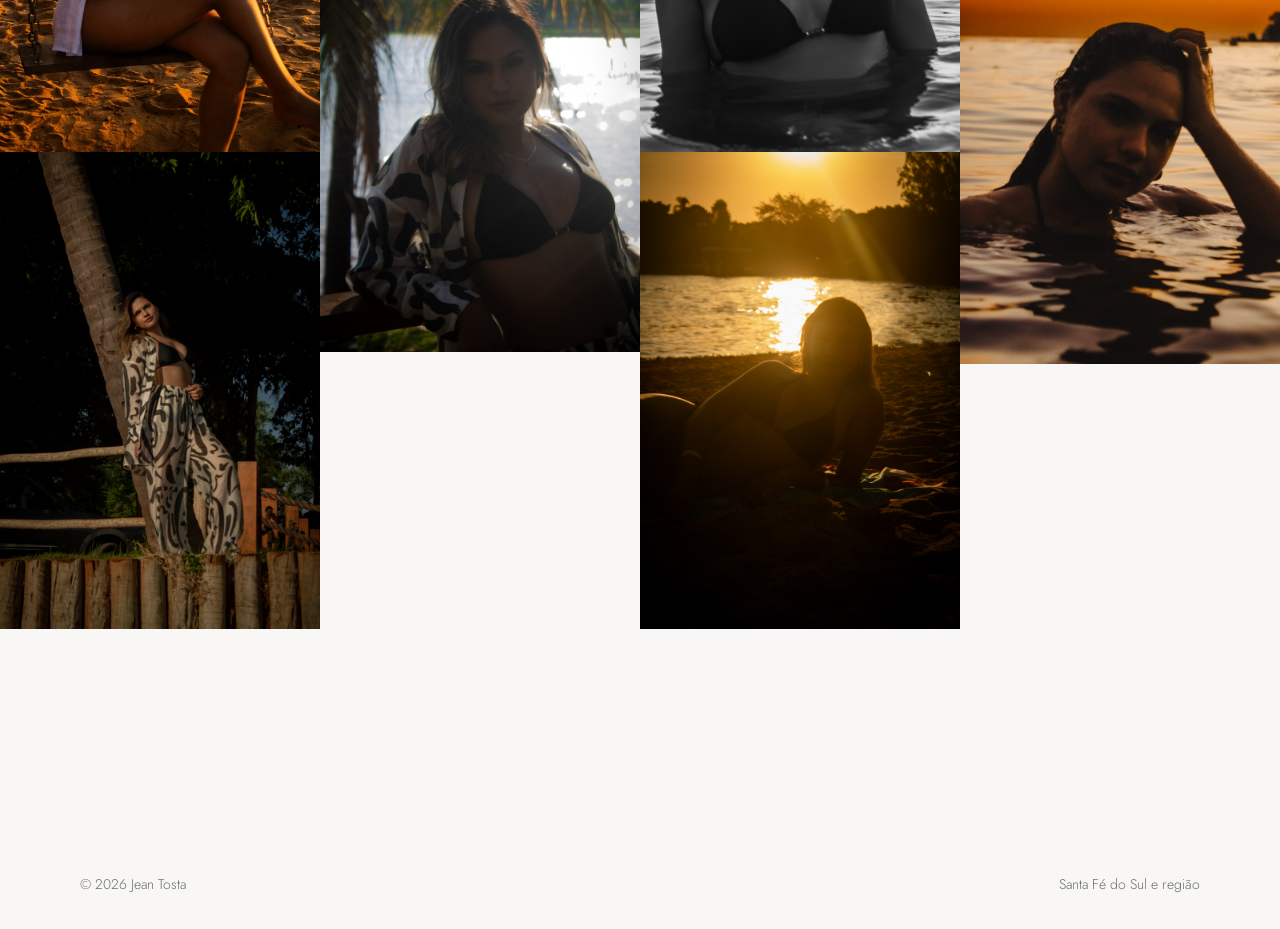
<file: eventos/giovanna.html>
<!DOCTYPE html>
<html lang="pt-BR">
<head>
  <meta charset="UTF-8">
  <meta name="viewport" content="width=device-width, initial-scale=1">
  <title>Giovanna - Jean Tosta</title>
  <link rel="preconnect" href="https://fonts.googleapis.com">
  <link rel="preconnect" href="https://fonts.gstatic.com" crossorigin>
  <link href="https://fonts.googleapis.com/css2?family=Cormorant+Garamond:ital,wght@0,400;0,500;0,600;1,400&family=Jost:wght@300;400&display=swap" rel="stylesheet">
  <link rel="icon" type="image/svg+xml" href="../logo.svg">
  <link rel="stylesheet" href="../style.css?v=20261004-label3">
</head>
<body>

  <header class="topo">
    <div class="container">
      <nav class="menu-esq" aria-label="Menu principal">
        <ul class="menu">
            <li><a href="../index.html">Início</a></li>
            <li><a href="../index.html#sobre">Sobre</a></li>
        </ul>
      </nav>
      <a class="logo" href="../index.html" aria-label="Jean Tosta, página inicial">
        <img src="../logo.svg" alt="Jean Tosta">
      </a>
      <div class="topo-direita">
        <nav aria-label="Menu secundário">
          <ul class="menu">
            <li><a href="../index.html#portfolio">Portfólio</a></li>
            <li><a href="../orcamento.html">Orçamento</a></li>
          </ul>
        </nav>
        <div class="icones">
          <a href="https://instagram.com/jeantosta_" aria-label="Instagram">
            <svg viewBox="0 0 24 24" fill="none" stroke="currentColor" stroke-width="1.6" stroke-linecap="round" stroke-linejoin="round" aria-hidden="true"><rect x="3" y="3" width="18" height="18" rx="5"/><circle cx="12" cy="12" r="4.2"/><circle cx="17.4" cy="6.6" r="0.6" fill="currentColor"/></svg>
          </a>
          <a href="https://wa.me/5517992645411" aria-label="WhatsApp">
            <img class="whatsapp-icone" src="../img/whatsapp-topo.png" width="56" height="56" alt="" aria-hidden="true">
          </a>
          <details class="busca">
            <summary aria-label="Pesquisar">
              <svg viewBox="0 0 24 24" fill="none" stroke="currentColor" stroke-width="1.6" stroke-linecap="round" aria-hidden="true"><circle cx="11" cy="11" r="6.5"/><path d="M16 16l4.5 4.5"/></svg>
            </summary>
            <form action="https://www.google.com/search" method="get" role="search">
              <input type="hidden" name="as_sitesearch" value="SEUDOMINIO.com.br">
              <input type="search" name="q" placeholder="Pesquisar no site" aria-label="Pesquisar no site">
            </form>
          </details>
        </div>
      </div>
    </div>
  </header>

  <main>
    <section class="pagina pagina-galeria">
      <div class="container">
        <a class="voltar" href="../ensaios.html">Voltar para Ensaios</a>
        <h1>Giovanna</h1>
      </div>
      <!-- Para adicionar uma foto: coloque o arquivo em img/ensaios/giovanna/ e copie um dos blocos "figure" abaixo, trocando o nome do arquivo e usando o width e o height reais da foto -->
      <div class="mural">
        <figure class="mural-item">
          <img src="../img/ensaios/giovanna/IMG_0023.jpg" width="1200" height="1800" alt="Giovanna, foto 1" loading="lazy" draggable="false">
        </figure>
        <figure class="mural-item">
          <img src="../img/ensaios/giovanna/IMG_0048.jpg" width="1200" height="1800" alt="Giovanna, foto 2" loading="lazy" draggable="false">
        </figure>
        <figure class="mural-item">
          <img src="../img/ensaios/giovanna/IMG_0049.jpg" width="1200" height="1800" alt="Giovanna, foto 3" loading="lazy" draggable="false">
        </figure>
        <figure class="mural-item">
          <img src="../img/ensaios/giovanna/IMG_0082.jpg" width="1200" height="1800" alt="Giovanna, foto 4" loading="lazy" draggable="false">
        </figure>
        <figure class="mural-item">
          <img src="../img/ensaios/giovanna/IMG_0083.jpg" width="1200" height="1800" alt="Giovanna, foto 5" loading="lazy" draggable="false">
        </figure>
        <figure class="mural-item">
          <img src="../img/ensaios/giovanna/IMG_9267.jpg" width="1800" height="1200" alt="Giovanna, foto 6" loading="lazy" draggable="false">
        </figure>
        <figure class="mural-item">
          <img src="../img/ensaios/giovanna/IMG_9368.jpg" width="1200" height="1800" alt="Giovanna, foto 7" loading="lazy" draggable="false">
        </figure>
        <figure class="mural-item">
          <img src="../img/ensaios/giovanna/IMG_9492.jpg" width="1200" height="1800" alt="Giovanna, foto 8" loading="lazy" draggable="false">
        </figure>
        <figure class="mural-item">
          <img src="../img/ensaios/giovanna/IMG_9609.jpg" width="1800" height="1200" alt="Giovanna, foto 9" loading="lazy" draggable="false">
        </figure>
        <figure class="mural-item">
          <img src="../img/ensaios/giovanna/IMG_9804.jpg" width="1800" height="1200" alt="Giovanna, foto 10" loading="lazy" draggable="false">
        </figure>
        <figure class="mural-item">
          <img src="../img/ensaios/giovanna/IMG_9878.jpg" width="1200" height="1800" alt="Giovanna, foto 11" loading="lazy" draggable="false">
        </figure>
        <figure class="mural-item">
          <img src="../img/ensaios/giovanna/IMG_0015.jpg" width="1600" height="2400" alt="Giovanna, foto 12" loading="lazy" draggable="false">
        </figure>
        <figure class="mural-item">
          <img src="../img/ensaios/giovanna/IMG_0086.jpg" width="1600" height="2400" alt="Giovanna, foto 13" loading="lazy" draggable="false">
        </figure>
        <figure class="mural-item">
          <img src="../img/ensaios/giovanna/IMG_9233.jpg" width="2400" height="1600" alt="Giovanna, foto 14" loading="lazy" draggable="false">
        </figure>
        <figure class="mural-item">
          <img src="../img/ensaios/giovanna/IMG_9341.jpg" width="1600" height="2400" alt="Giovanna, foto 15" loading="lazy" draggable="false">
        </figure>
        <figure class="mural-item">
          <img src="../img/ensaios/giovanna/IMG_9556.jpg" width="1600" height="2400" alt="Giovanna, foto 16" loading="lazy" draggable="false">
        </figure>
        <figure class="mural-item">
          <img src="../img/ensaios/giovanna/IMG_9722.jpg" width="1600" height="2400" alt="Giovanna, foto 17" loading="lazy" draggable="false">
        </figure>
        <figure class="mural-item">
          <img src="../img/ensaios/giovanna/IMG_9564.jpg" width="1600" height="2400" alt="Giovanna, foto 18" loading="lazy" draggable="false">
        </figure>
        <figure class="mural-item">
          <img src="../img/ensaios/giovanna/IMG_9563.jpg" width="1600" height="2400" alt="Giovanna, foto 19" loading="lazy" draggable="false">
        </figure>
        <figure class="mural-item">
          <img src="../img/ensaios/giovanna/IMG_9512.jpg" width="2400" height="1600" alt="Giovanna, foto 20" loading="lazy" draggable="false">
        </figure>
        <figure class="mural-item">
          <img src="../img/ensaios/giovanna/IMG_9228.jpg" width="2400" height="1600" alt="Giovanna, foto 21" loading="lazy" draggable="false">
        </figure>
      </div>
    </section>
  </main>

  <footer class="rodape">
    <div class="container">
      <span>© 2026 Jean Tosta</span>
      <span>Santa Fé do Sul e região</span>
    </div>
  </footer>

  <a class="whats-flutuante" href="https://wa.me/5517992645411?text=Ol%C3%A1!%20Vi%20seu%20site%20e%20quero%20um%20or%C3%A7amento." aria-label="Conversar no WhatsApp">
    <img class="whatsapp-icone" src="../img/whatsapp-flutuante.png" width="56" height="56" alt="" aria-hidden="true">
  </a>

  <script src="../script.js"></script>
  <script src="../galeria.js"></script>
</body>
</html>
</file>
<file: style.css>
/* ===== Base ===== */
:root {
  --papel: #f8f7f5;
  --tinta: #1e201f;
  --suave: #6a6d6b;
  --linha: #dcdad6;
  --destaque: #3d4a44;
  --icone: #7b5e57;
  --foto-1: #d9d5cf;
  --foto-2: #c9c7c2;
  --foto-3: #e4e1dc;
  --titulo: "Cormorant Garamond", Garamond, Georgia, serif;
  --texto: "Jost", "Helvetica Neue", Arial, sans-serif;
}

* { box-sizing: border-box; margin: 0; padding: 0; }

html { scroll-behavior: smooth; }

body {
  background: var(--papel);
  color: var(--tinta);
  font-family: var(--texto);
  font-weight: 300;
  font-size: 1.0625rem;
  line-height: 1.7;
  -webkit-font-smoothing: antialiased;
}

a { color: inherit; text-decoration: none; }
a:focus-visible, button:focus-visible, input:focus-visible,
select:focus-visible, textarea:focus-visible {
  outline: 2px solid var(--destaque);
  outline-offset: 3px;
}

.container { width: min(1120px, 100% - 3rem); margin-inline: auto; }

h1, h2, h3 { font-family: var(--titulo); font-weight: 500; line-height: 1.12; }
h1 { font-size: clamp(2.7rem, 5.8vw, 4.8rem); letter-spacing: -0.01em; }
h2 { font-size: clamp(2rem, 3.4vw, 2.7rem); margin-bottom: 1.5rem; }
h3 { font-size: 1.55rem; margin-bottom: .5rem; }

p { max-width: 58ch; color: var(--suave); }
p + p { margin-top: 1rem; }

section { padding: clamp(4rem, 9vw, 7.5rem) 0; }

/* ===== Cabeçalho ===== */
.topo { padding: 1.25rem 0; }
.topo .container {
  display: grid; grid-template-columns: 1fr auto 1fr; align-items: center;
  column-gap: clamp(1.5rem, 4vw, 3.5rem);
}
.menu-esq { justify-self: end; }
.logo { display: block; line-height: 0; }
.logo img { width: 64px; height: 64px; display: block; }
.marca { font-family: var(--titulo); font-size: 1.7rem; font-weight: 500; letter-spacing: .01em; }
.menu { display: flex; gap: 2rem; flex-wrap: wrap; list-style: none; font-size: .95rem; letter-spacing: .04em; }
.menu a { color: var(--suave); padding-bottom: 2px; border-bottom: 1px solid transparent; }
.menu a:hover, .menu a[aria-current="page"] { color: var(--tinta); border-color: var(--tinta); }

.topo-direita { display: flex; align-items: center; gap: 2rem; justify-self: start; }
.icones { display: flex; align-items: center; gap: 1.1rem; color: var(--icone); position: relative; }
.icones svg { width: 24px; height: 24px; display: block; }
.icones a, .busca summary { color: var(--icone); cursor: pointer; list-style: none; display: block; transition: color .2s; }
.icones a:hover, .busca summary:hover { color: var(--tinta); }
.busca summary::-webkit-details-marker { display: none; }
.busca form { position: absolute; right: 0; top: calc(100% + .75rem); z-index: 5; background: var(--papel); border: 1px solid var(--linha); padding: .6rem .9rem; }
.busca input { font: inherit; font-weight: 300; border: 0; background: transparent; color: var(--tinta); width: 14rem; }
.busca input:focus { outline: none; }

/* ===== Fotos (blocos de imagem) ===== */
.foto {
  background-color: var(--foto-1);
  background-size: cover;
  background-position: center;
  width: 100%;
}
.foto { -webkit-user-select: none; user-select: none; -webkit-touch-callout: none; }
.foto.r-retrato { aspect-ratio: 1 / 1; }
.foto.r-paisagem { aspect-ratio: 1 / 1; }
.foto.r-quadrado { aspect-ratio: 1 / 1; }

/* ===== Início ===== */
.inicio { padding-top: clamp(2rem, 5vw, 4rem); }
.inicio .container {
  display: grid; grid-template-columns: 1.1fr 1fr; gap: clamp(2rem, 6vw, 5rem);
  align-items: end;
}
.inicio p { margin-top: 1.75rem; font-size: 1.15rem; }
.botao {
  display: inline-block; margin-top: 2.25rem;
  padding: .9rem 2.1rem; border: 1px solid var(--tinta);
  font-size: .95rem; letter-spacing: .05em;
  background: transparent; color: var(--tinta); cursor: pointer;
  font-family: var(--texto); font-weight: 400;
  transition: background .2s, color .2s;
}
.botao:hover { background: var(--tinta); color: var(--papel); }

/* ===== Sobre ===== */
.sobre .container {
  display: grid; grid-template-columns: 1fr 1.2fr; gap: clamp(2rem, 6vw, 5rem);
  align-items: center;
}

/* ===== Portfólio ===== */
.grade {
  display: grid; grid-template-columns: repeat(3, 1fr); gap: 1rem;
  align-items: start;
}
.grade figure:nth-child(2) .foto { background-color: var(--foto-2); }
.grade figure:nth-child(3) .foto { background-color: var(--foto-3); }
.grade figure:nth-child(4) .foto { background-color: var(--foto-3); }
.grade figure:nth-child(5) .foto { background-color: var(--foto-1); }
.grade figure:nth-child(6) .foto { background-color: var(--foto-2); }
.grade figure:nth-child(2), .grade figure:nth-child(5) { margin-top: 3rem; }
figcaption { margin-top: .6rem; font-size: .9rem; color: var(--suave); }

/* ===== Contato ===== */
.contato { text-align: center; background: var(--destaque); color: var(--papel); }
.contato h2 { margin-bottom: 1rem; }
.contato p { color: #c9d1cd; margin-inline: auto; }
.contato .botao { border-color: var(--papel); color: var(--papel); }
.contato .botao:hover { background: var(--papel); color: var(--destaque); }
.contato .redes { margin-top: 2rem; font-size: .95rem; letter-spacing: .03em; }
.contato .redes a { border-bottom: 1px solid #8fa098; margin: 0 .75rem; }

/* ===== Orçamento ===== */
.orcamento .container { max-width: 720px; }
.orcamento form { margin-top: 2.5rem; display: grid; gap: 1.5rem; }
.campo { display: grid; gap: .4rem; }
.campo label { font-size: .95rem; color: var(--suave); }
.campo input, .campo select, .campo textarea {
  font: inherit; font-weight: 300; color: var(--tinta);
  background: transparent; border: 0; border-bottom: 1px solid var(--linha);
  padding: .6rem 0; border-radius: 0;
}
.campo input:focus, .campo select:focus, .campo textarea:focus { border-color: var(--tinta); outline: none; }
.campo textarea { min-height: 7rem; resize: vertical; }
.duas { display: grid; grid-template-columns: 1fr 1fr; gap: 1.5rem; }
.ou { margin-top: 2rem; font-size: .95rem; }
.ou a { border-bottom: 1px solid var(--tinta); color: var(--tinta); }

/* ===== Rodapé ===== */
.rodape { padding: 2rem 0; font-size: .875rem; color: var(--suave); }
.rodape .container { display: flex; justify-content: space-between; flex-wrap: wrap; gap: .5rem; }

/* ===== Celular ===== */
@media (max-width: 820px) {
  .inicio .container, .sobre .container { grid-template-columns: 1fr; }
  .grade { grid-template-columns: 1fr 1fr; }
  .grade figure:nth-child(2), .grade figure:nth-child(5) { margin-top: 0; }
  .duas { grid-template-columns: 1fr; }
  .menu { gap: 1.25rem; justify-content: center; }
  .topo .container { grid-template-columns: 1fr; justify-items: center; row-gap: .75rem; }
  .logo { order: -1; }
  .menu-esq, .topo-direita { justify-self: center; }
  .topo-direita { flex-wrap: wrap; justify-content: center; gap: 1rem 1.5rem; }
  .logo img { width: 52px; height: 52px; }
}
@media (max-width: 480px) {
  .grade { grid-template-columns: 1fr; }
}

/* ===== Aviso de direitos autorais (clique direito) ===== */
.aviso-direitos {
  position: fixed; z-index: 100; pointer-events: none;
  padding: .3rem .7rem; white-space: nowrap;
  background: rgba(255, 255, 255, .95); color: var(--icone);
  border: 1px solid #cdbdb8; font-family: var(--texto); font-weight: 300; font-size: .8rem;
  opacity: 0; transition: opacity .2s;
}
.aviso-direitos.visivel { opacity: 1; }

/* ===== Portfólio em categorias e galerias ===== */
.tile { position: relative; display: block; overflow: hidden; }
.tile .rotulo {
  position: absolute; inset: 0; display: flex; align-items: center; justify-content: center;
  padding: 1rem; text-align: center;
  background: rgba(30, 32, 31, .5); color: #fff;
  font-family: var(--titulo); font-weight: 500; font-size: clamp(1.3rem, 2.2vw, 1.8rem);
  opacity: 0; transition: opacity .25s;
}
.tile:hover .rotulo, .tile:focus-visible .rotulo { opacity: 1; }
div.tile .rotulo { display: none; }

/* Portfólio: faixa de fotos grandes que ocupa a tela toda e rola para os lados */
.categorias {
  display: flex; gap: 0; width: 100%;
  overflow-x: auto; overflow-y: hidden;
  -webkit-overflow-scrolling: touch;
  scrollbar-width: none; -ms-overflow-style: none; /* barra escondida */
}
.categorias::-webkit-scrollbar { display: none; }
.categorias .tile { flex: 0 0 auto; height: 80vh; min-height: 420px; aspect-ratio: 3 / 4; }
.categorias .tile .foto { height: 100%; aspect-ratio: auto; }

.pagina { padding-top: clamp(1.5rem, 4vw, 3rem); }
.voltar { display: inline-block; margin-bottom: 1.5rem; font-size: .95rem; color: var(--suave); border-bottom: 1px solid var(--linha); }
.voltar:hover { color: var(--tinta); border-color: var(--tinta); }
.pagina .intro { margin-top: 1rem; }
.galeria { display: grid; grid-template-columns: repeat(4, 1fr); gap: 1rem; margin-top: 2.5rem; }
.galeria-evento { margin-top: 2rem; }

@media (hover: none) {
  .tile .rotulo { opacity: 1; background: linear-gradient(to top, rgba(30,32,31,.65), rgba(30,32,31,0) 55%); align-items: flex-end; font-size: 1.15rem; }
  div.tile .rotulo { display: none; }
}
@media (max-width: 820px) {
  .galeria { grid-template-columns: 1fr 1fr; }
  .categorias {
    gap: .75rem;
    padding-inline: 1.5rem;
    scroll-padding-inline: 1.5rem;
    scroll-snap-type: x proximity;
  }
  .categorias .tile {
    flex: 0 0 76%;
    min-width: 0;
    height: auto;
    min-height: 0;
    aspect-ratio: 3 / 4;
    scroll-snap-align: start;
  }
  .categorias .tile .rotulo {
    opacity: 1;
    background: linear-gradient(to top, rgba(30,32,31,.65), transparent 55%);
    align-items: flex-end;
  }
}


.nota { font-size: .875rem; margin-top: -.5rem; }

/* Campo de WhatsApp com seleção do país */
.telefone-grupo { display: grid; grid-template-columns: 9rem 1fr; gap: .75rem; }
.telefone-grupo select { text-overflow: ellipsis; cursor: pointer; }

/* ===== Celular: cabeçalho em linha e foto de destaque menor ===== */
@media (max-width: 820px) {
  .topo { padding: 2.25rem 0 1rem; }
  .topo .container {
    display: flex; flex-wrap: wrap; justify-content: center; align-items: center;
    gap: .9rem 1rem;
  }
  .logo { order: -1; flex-basis: 100%; display: flex; justify-content: center; }
  .topo-direita { display: contents; }
  .menu-esq, .topo-direita nav { justify-self: auto; }
  .menu { flex-wrap: nowrap; gap: 1rem; font-size: .88rem; letter-spacing: .02em; justify-content: center; }
  .icones { flex-basis: 100%; justify-content: center; gap: 1.6rem; }
  .icones svg { width: 22px; height: 22px; }

  h1 { font-size: clamp(2rem, 9vw, 2.6rem); }
  .inicio { padding-top: 1.5rem; }
  .inicio p { font-size: 1.05rem; margin-top: 1.25rem; }
  .inicio .foto { max-width: 17rem; margin-inline: auto; }
  section { padding: 3.5rem 0; }
}
@media (max-width: 360px) {
  .menu { gap: .7rem; font-size: .8rem; }
}

/* ===== Início (hero) ===== */
.hero {
  position: relative; overflow: hidden; padding: 0;
  display: grid; grid-template-columns: minmax(0, 1.15fr) minmax(0, .85fr);
  min-height: 600px; min-height: min(88vh, 860px);
}
/* palavra grande e apagada ao fundo */
.hero::before {
  content: "FOTOGRAFIA"; position: absolute; left: -1vw; bottom: -.14em; z-index: 0;
  font-family: var(--titulo); font-size: clamp(6rem, 19vw, 17rem); line-height: 1;
  letter-spacing: .02em; white-space: nowrap; pointer-events: none;
  color: rgba(123, 94, 87, .08);
}
.hero-texto {
  position: relative; z-index: 2; align-self: center;
  padding: 4rem clamp(1.5rem, 5vw, 5rem) 4rem max(1.5rem, calc((100vw - 1120px) / 2));
}
.hero-foto { position: relative; z-index: 1; background-position: center 55%; min-height: 100%; }

.hero h1 { font-size: clamp(2.6rem, 4.8vw, 5rem); font-weight: 400; line-height: 1.05; letter-spacing: -.015em; max-width: 100%; text-wrap: balance; overflow-wrap: break-word; }
.hero h1 em { font-style: italic; color: var(--icone); }
.hero .lead { margin-top: 1.75rem; font-size: 1.15rem; max-width: 34rem; }

.botoes { display: flex; flex-wrap: wrap; gap: .75rem; margin-top: 2.5rem; }
.hero .botao {
  margin-top: 0; padding: 1rem 1.8rem;
  font-size: .78rem; letter-spacing: .2em; text-transform: uppercase;
}
.botao.cheio { background: var(--tinta); color: var(--papel); }
.botao.cheio:hover { background: var(--destaque); border-color: var(--destaque); }

/* WhatsApp flutuante */
.whats-flutuante {
  position: fixed; z-index: 50;
  right: 1.25rem; bottom: calc(1.25rem + env(safe-area-inset-bottom, 0px));
  width: 56px; height: 56px; border-radius: 50%;
  display: grid; place-items: center;
  background: var(--destaque); color: #fff;
  box-shadow: 0 6px 18px rgba(30, 32, 31, .25);
  transition: background .2s;
}
.whats-flutuante:hover { background: var(--tinta); }
.whats-flutuante svg { display: block; width: 30px; height: 30px; }

@media (max-width: 820px) {
  .hero { display: flex; flex-direction: column; min-height: 0; }
  .hero::before { font-size: 24vw; bottom: 0; }
  /* foto no topo, com degradê que a funde ao fundo da página */
  .hero-foto { order: -1; height: 66vh; height: 66svh; min-height: 380px; background-position: center 50%; }
  .hero-foto::after {
    content: ""; position: absolute; inset: 0;
    background: linear-gradient(to bottom, rgba(248, 247, 245, 0) 45%, var(--papel) 100%);
  }
  .hero-texto { margin-top: -4rem; padding: 0 1.5rem 3.5rem; }
  .hero h1 { font-size: clamp(2.3rem, 10.5vw, 3.1rem); line-height: 1.08; }
  .hero .lead { font-size: 1.05rem; margin-top: 1.25rem; }
  .botoes { margin-top: 1.75rem; gap: .6rem; }
  .hero .botao { padding: .95rem 1.2rem; font-size: .72rem; letter-spacing: .16em; text-align: center; white-space: nowrap; }
}

/* ===== Galeria em tela cheia (estilo Pinterest, sem bordas e sem espaços) ===== */
.pagina-galeria { padding-bottom: 0; }
.pagina-galeria .container { margin-bottom: 2rem; }

.mural { width: 100%; columns: 4; column-gap: 0; } /* reserva, sem JavaScript */
.mural-item { break-inside: avoid; margin: 0; overflow: hidden; cursor: zoom-in; }
.mural-item img {
  display: block; width: 100%; height: 100%; object-fit: cover;
  -webkit-user-drag: none; user-select: none; -webkit-touch-callout: none;
  transition: filter .3s;
}
.mural-item:hover img { filter: brightness(.88); }
.mural-item:focus-visible { outline: 2px solid var(--papel); outline-offset: -4px; }

.mural.mural-js { columns: auto; display: flex; align-items: flex-start; }
.mural-coluna { flex: 1 1 0; min-width: 0; display: flex; flex-direction: column; }
@media (max-width: 1099px) { .mural { columns: 3; } }
@media (max-width: 699px) { .mural { columns: 2; } }

/* ===== Visualizador em carrossel (sem setas) ===== */
.visualizador {
  position: fixed; inset: 0; z-index: 200; overflow: hidden;
  background: rgba(14, 15, 14, .88);
  opacity: 0; visibility: hidden; transition: opacity .3s, visibility .3s;
}
.visualizador.aberto { opacity: 1; visibility: visible; }

.vis-palco {
  position: absolute; inset: 0; pointer-events: none;
  transform: scale(.97); transition: transform .4s cubic-bezier(.22, .61, .36, 1);
}
.visualizador.aberto .vis-palco { transform: none; }

.vis-slide {
  position: absolute; left: 50%; top: 50%;
  will-change: transform, opacity;
}
.vis-slide img {
  display: block; width: 100%; height: auto;
  box-shadow: 0 18px 60px rgba(0, 0, 0, .45);
  user-select: none; -webkit-user-drag: none; -webkit-touch-callout: none;
}

/* áreas invisíveis nas laterais: tocar ou clicar troca a foto */
.vis-zona {
  position: absolute; top: 0; bottom: 0; width: 34%; z-index: 4;
  background: transparent; border: 0; cursor: pointer; -webkit-tap-highlight-color: transparent;
}
.vis-zona.esq { left: 0; }
.vis-zona.dir { right: 0; }

.vis-fechar {
  position: absolute; z-index: 5;
  top: calc(1.25rem + env(safe-area-inset-top, 0px)); right: 1.25rem;
  width: 48px; height: 48px; border-radius: 50%; border: 0; cursor: pointer;
  display: grid; place-items: center;
  background: rgba(255, 255, 255, .22); color: #fff;
  transition: background .2s;
}
.vis-fechar:hover { background: rgba(255, 255, 255, .34); }
.vis-fechar svg { width: 22px; height: 22px; }

/* Imagens PNG do WhatsApp no cabeçalho e no botão flutuante */
.icones .whatsapp-icone { display: block; width: 21px; height: 21px; object-fit: contain; }
.whats-flutuante, .whats-flutuante:hover {
  background: transparent;
  box-shadow: none;
}
.whats-flutuante .whatsapp-icone {
  display: block; width: 56px; height: 56px; object-fit: contain;
  filter: drop-shadow(0 3px 5px rgba(30, 32, 31, .25));
}

@media (max-width: 820px) { .icones .whatsapp-icone { width: 19px; height: 19px; } }

/* Transição direta da apresentação para o portfólio */
.sobre + #portfolio { padding-top: 0; }
.sobre + #portfolio > .container {
  border-top: 1px solid var(--linha);
  padding-top: clamp(1.5rem, 3vw, 2.5rem);
}

/* Celular: mesmo visual do hover no computador, sempre visível. */
@media (max-width: 820px) {
  #portfolio .categorias a.tile > .rotulo,
  .pagina .galeria a.tile > .rotulo {
    position: absolute;
    top: 0; right: 0; bottom: 0; left: 0;
    display: flex;
    align-items: center;
    justify-content: center;
    max-width: none;
    padding: 1rem;
    background: rgba(30, 32, 31, .5);
    color: #fff;
    font-family: var(--titulo);
    font-weight: 500;
    font-size: clamp(1.3rem, 2.2vw, 1.8rem);
    line-height: inherit;
    text-align: center;
    opacity: 1;
    visibility: visible;
    border-radius: 0;
    pointer-events: none;
    z-index: 1;
  }
}
</file>
